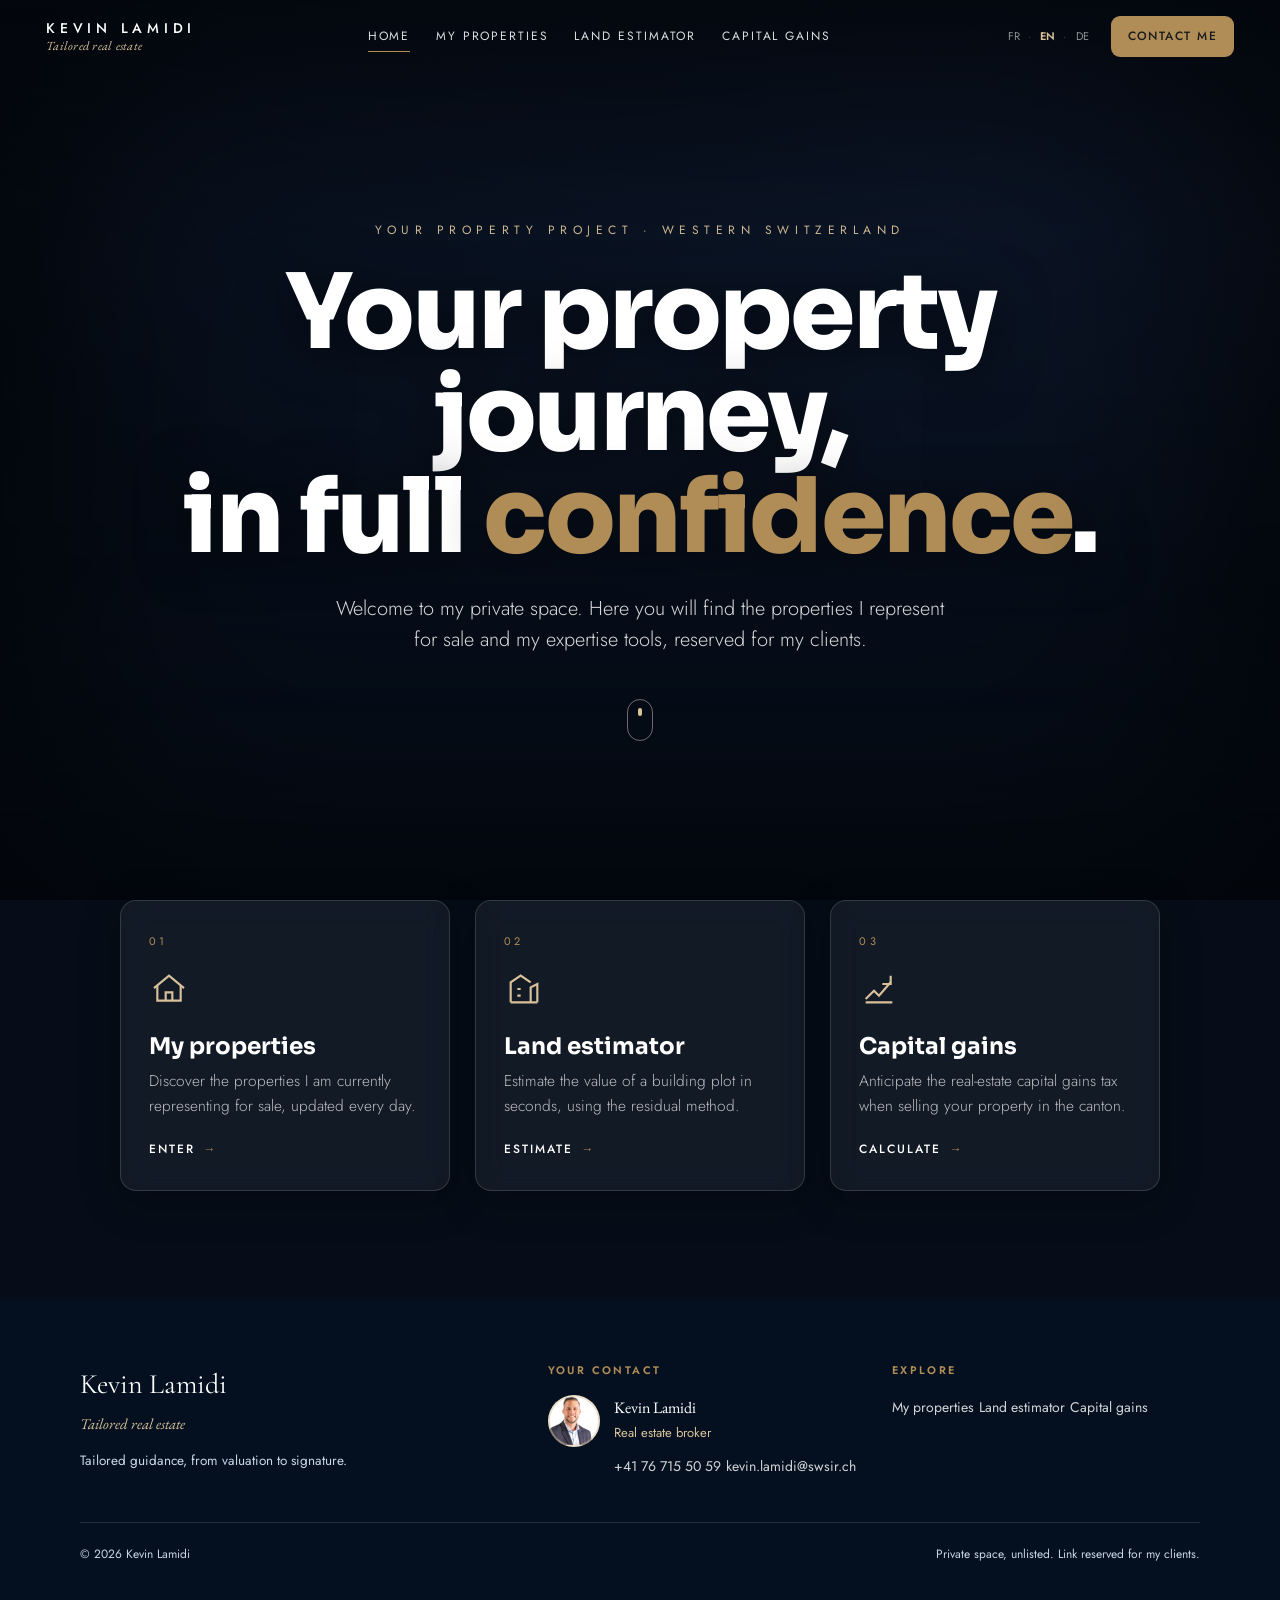
<file: index.html>
<!DOCTYPE html>
<html lang="fr">
<head>
  <meta charset="utf-8" />
  <meta name="viewport" content="width=device-width, initial-scale=1" />
  <meta name="robots" content="noindex, nofollow" />
  <title data-i18n="meta.title">Kevin Lamidi · Immobilier sur mesure</title>
  <link rel="preconnect" href="https://fonts.googleapis.com" />
  <link rel="preconnect" href="https://fonts.gstatic.com" crossorigin />
  <link href="https://fonts.googleapis.com/css2?family=Cormorant+Garamond:ital,wght@0,500;0,600;1,500&family=EB+Garamond:ital,wght@0,400;1,400&family=Jost:wght@300;400;500&family=Sora:wght@400;600;700;800&display=swap" rel="stylesheet" />
  <link rel="stylesheet" href="brand.css" />
</head>
<body class="hub-cine">

  <!-- Fond cinématique : diaporama des biens (rempli par hub.js) -->
  <div class="cine-bg" id="cineBg" aria-hidden="true"></div>
  <div class="cine-overlay" aria-hidden="true"></div>
  <div class="cine-grain" aria-hidden="true"></div>

  <!-- ======================= EN-TÊTE ======================= -->
  <header class="site-header">
    <a class="brand-mark" href="index.html" aria-label="Kevin Lamidi">
      <span class="bm-name">Kevin Lamidi</span>
      <span class="bm-affil" data-i18n="brand.tag">Immobilier sur mesure</span>
    </a>

    <nav class="site-nav" aria-label="Navigation principale">
      <a href="index.html" aria-current="page" data-i18n="nav.home">Accueil</a>
      <a href="biens.html" data-i18n="nav.biens">Mes biens</a>
      <a href="estimateur.html" data-i18n="nav.estim">Estimateur foncier</a>
      <a href="gain/" data-i18n="nav.gain">Gain immobilier</a>
    </nav>

    <div class="header-tools">
      <div class="lang-switch" role="group" aria-label="Langue">
        <button type="button" data-lang="fr">FR</button><span class="sep">·</span>
        <button type="button" data-lang="en">EN</button><span class="sep">·</span>
        <button type="button" data-lang="de">DE</button>
      </div>
      <a class="btn-gold" href="mailto:kevin.lamidi@swsir.ch" data-i18n="nav.contact">Me contacter</a>
    </div>
  </header>

  <!-- ======================= HUB IMMERSIF ======================= -->
  <main class="hub">
    <section class="hub-hero">
      <div class="hub-kicker" data-i18n="hub.kicker">Votre projet immobilier · Suisse romande</div>
      <h1 class="hub-title" data-i18n="hub.title" data-i18n-html>Votre projet immobilier,<br>en toute <em>confiance</em>.</h1>
      <p class="hub-sub" data-i18n="hub.sub">Bienvenue dans mon espace privé. Retrouvez ici mes biens à la vente et mes outils d’expertise, réservés à mes clients.</p>
      <div class="hub-scroll" aria-hidden="true"><span></span></div>
    </section>

    <section class="universes" aria-label="Univers">

      <!-- 1. Mes biens -->
      <article class="universe">
        <div class="universe-body">
          <div class="universe-num">01</div>
          <span class="universe-ico" aria-hidden="true">
            <svg viewBox="0 0 24 24" fill="none" stroke="currentColor" stroke-width="1.3"><path d="M3 11.5 12 4l9 7.5"/><path d="M5 10v9h14v-9"/><path d="M10 19v-5h4v5"/></svg>
          </span>
          <h2 class="universe-title" data-i18n="u.biens.title">Mes biens</h2>
          <p class="universe-desc" data-i18n="u.biens.desc">Découvrez les propriétés que j’accompagne actuellement à la vente, mises à jour chaque jour.</p>
          <span class="universe-cta"><span data-i18n="u.cta.enter">Entrer</span> <span class="arrow">→</span></span>
        </div>
        <a class="universe-link" href="biens.html" aria-label="Mes biens"></a>
      </article>

      <!-- 2. Estimateur foncier -->
      <article class="universe">
        <div class="universe-body">
          <div class="universe-num">02</div>
          <span class="universe-ico" aria-hidden="true">
            <svg viewBox="0 0 24 24" fill="none" stroke="currentColor" stroke-width="1.3"><path d="M4 20h16"/><path d="M4 20V8l6-4 6 4"/><path d="M16 20V11l4-2v11"/><path d="M8 12h2M8 16h2"/></svg>
          </span>
          <h2 class="universe-title" data-i18n="u.estim.title">Estimateur foncier</h2>
          <p class="universe-desc" data-i18n="u.estim.desc">Estimez en quelques secondes la valeur d’un terrain à bâtir, selon la méthode résiduelle.</p>
          <span class="universe-cta"><span data-i18n="u.cta.estimate">Estimer</span> <span class="arrow">→</span></span>
        </div>
        <a class="universe-link" href="estimateur.html" aria-label="Estimateur foncier"></a>
      </article>

      <!-- 3. Gain immobilier -->
      <article class="universe">
        <div class="universe-body">
          <div class="universe-num">03</div>
          <span class="universe-ico" aria-hidden="true">
            <svg viewBox="0 0 24 24" fill="none" stroke="currentColor" stroke-width="1.3"><path d="M4 18l5-5 3 3 7-8"/><path d="M19 4v5h-5"/><path d="M4 20h16"/></svg>
          </span>
          <h2 class="universe-title" data-i18n="u.gain.title">Gain immobilier</h2>
          <p class="universe-desc" data-i18n="u.gain.desc">Anticipez l’impôt sur le gain immobilier lors de la vente de votre bien dans le canton.</p>
          <span class="universe-cta"><span data-i18n="u.cta.calc">Calculer</span> <span class="arrow">→</span></span>
        </div>
        <a class="universe-link" href="gain/" aria-label="Gain immobilier"></a>
      </article>

    </section>
  </main>

  <!-- ======================= PIED DE PAGE ======================= -->
  <footer class="site-footer">
    <div class="footer-grid">
      <div class="footer-brand">
        <div class="fb-name">Kevin Lamidi</div>
        <div class="fb-affil" data-i18n="brand.tag">Immobilier sur mesure</div>
        <p class="fb-tag" data-i18n="foot.tag">Un accompagnement sur mesure, de l’estimation à la signature.</p>
      </div>

      <div class="footer-col">
        <h4 data-i18n="foot.contactTitle">Votre interlocuteur</h4>
        <span class="footer-contact-photo" aria-hidden="true"></span>
        <p style="color:#fff;font-family:var(--serif);font-size:16px;margin-bottom:2px">Kevin Lamidi</p>
        <p data-i18n="foot.role" style="font-size:13px;color:var(--gold-soft)">Courtier en immobilier</p>
        <a href="tel:+41767155059">+41 76 715 50 59</a>
        <a href="mailto:kevin.lamidi@swsir.ch">kevin.lamidi@swsir.ch</a>
      </div>

      <div class="footer-col">
        <h4 data-i18n="foot.exploreTitle">Explorer</h4>
        <a href="biens.html" data-i18n="nav.biens">Mes biens</a>
        <a href="estimateur.html" data-i18n="nav.estim">Estimateur foncier</a>
        <a href="gain/" data-i18n="nav.gain">Gain immobilier</a>
      </div>
    </div>
    <div class="footer-legal">
      <span>© <span id="year">2026</span> Kevin Lamidi</span>
      <span data-i18n="foot.privacy">Espace privé, non référencé. Lien réservé à mes clients.</span>
    </div>
  </footer>

  <script src="i18n.js"></script>
  <script src="hub.js"></script>
  <script>
    document.getElementById('year').textContent = new Date().getFullYear();
    (function () {
      if (window.matchMedia('(prefers-reduced-motion: reduce)').matches) return;
      document.querySelectorAll('.universe').forEach(function (c, i) {
        c.style.animationDelay = (0.35 + i * 0.14) + 's';
        c.classList.add('reveal');
      });
    })();
  </script>
</body>
</html>
</file>
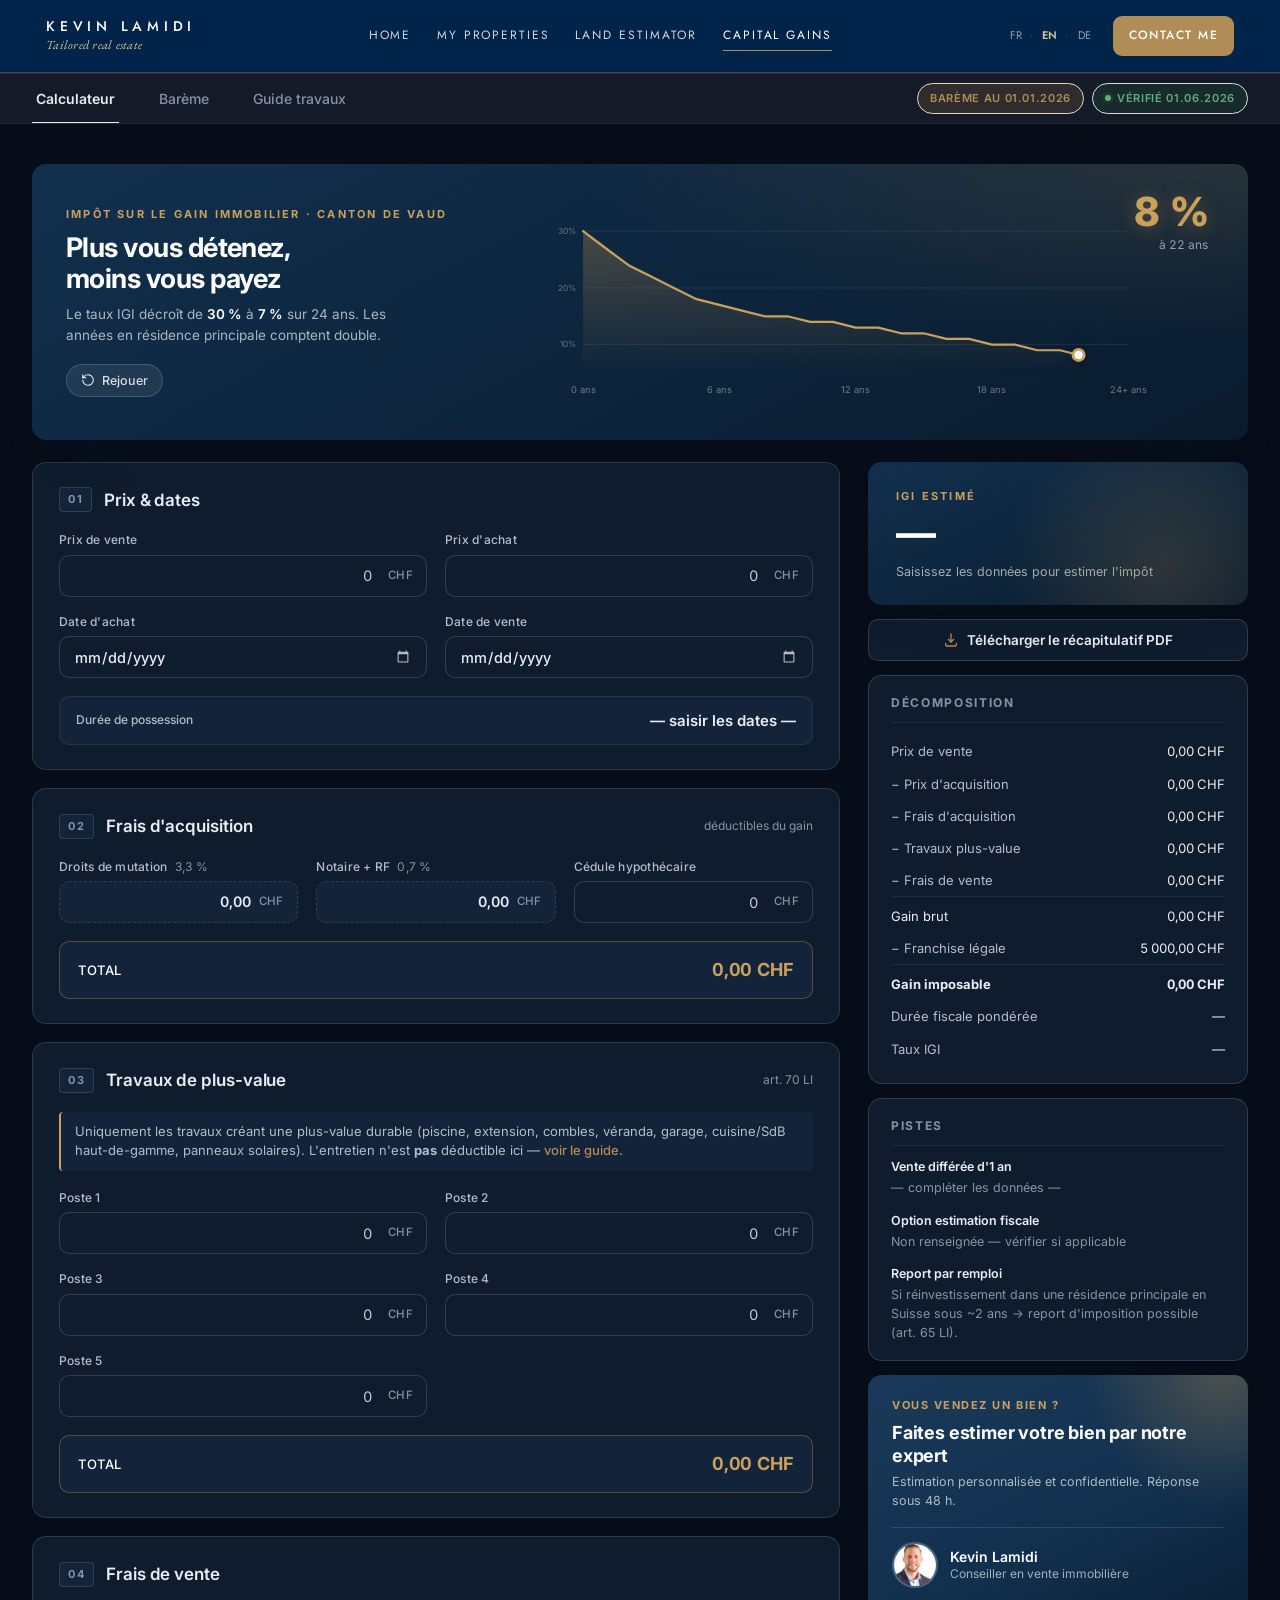
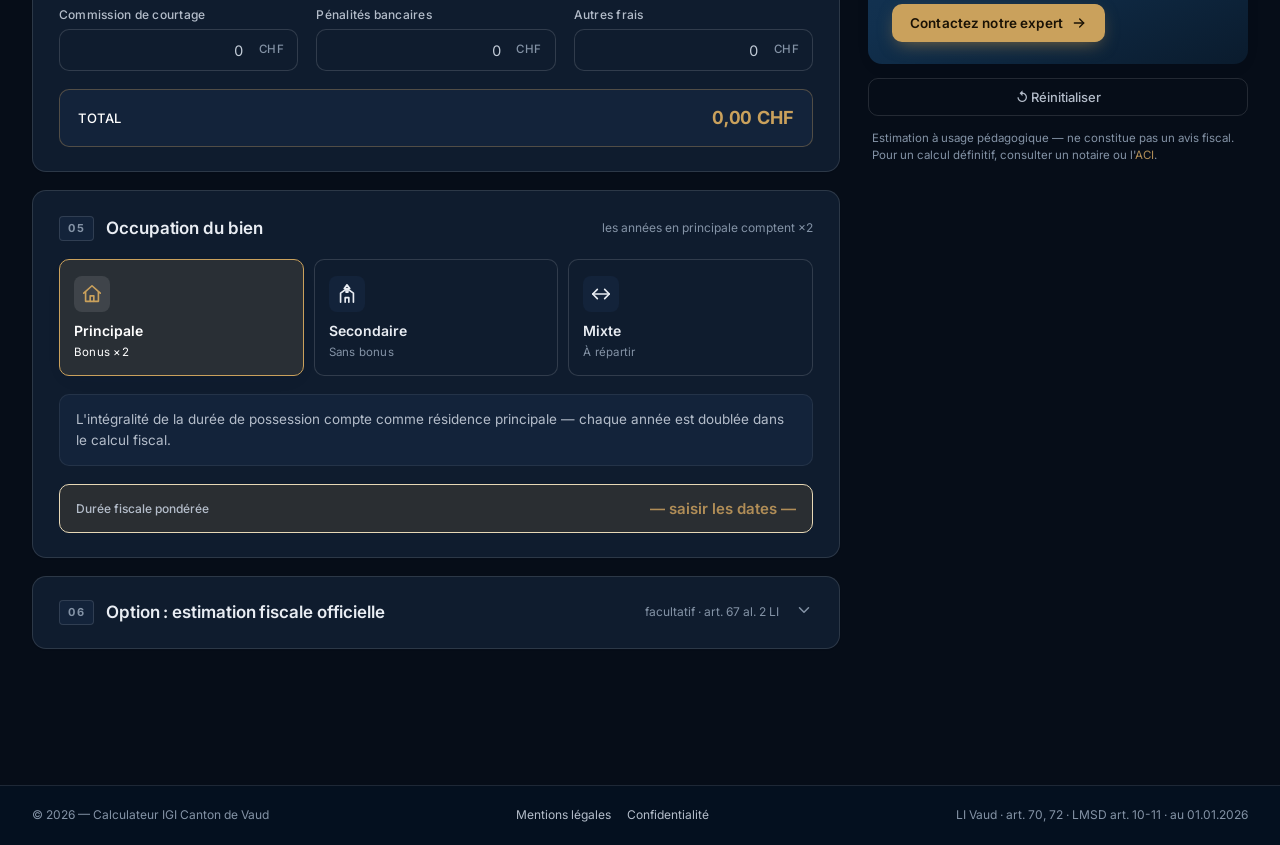
<file: gain/index.html>
<!doctype html>
<html lang="fr">
<head>
<meta charset="utf-8" />
<meta name="viewport" content="width=device-width, initial-scale=1, viewport-fit=cover" />
<meta name="robots" content="noindex, nofollow" />
<title>Calculateur IGI Vaud — Impôt sur le gain immobilier</title>
<meta name="description" content="Estimez en temps réel l'impôt sur le gain immobilier (IGI) du Canton de Vaud — barème art. 72 LI, frais déductibles, travaux de plus-value, optimisations." />
<link rel="preconnect" href="https://fonts.googleapis.com" />
<link rel="preconnect" href="https://fonts.gstatic.com" crossorigin />
<link href="https://fonts.googleapis.com/css2?family=Cormorant+Garamond:wght@500;600&family=Inter:wght@300;400;500;600;700;800&display=swap" rel="stylesheet" />
<link rel="stylesheet" href="styles.css" />
<link rel="stylesheet" href="../portal-header.css" />
<!-- Thème sombre partagé (écran uniquement). L'impression reste claire. -->
<link rel="stylesheet" href="dark.css?v=5" />
</head>
<body>

<header class="pnav">
  <a class="pnav-brand" href="../index.html" aria-label="Kevin Lamidi">
    <span class="pn-name">Kevin Lamidi</span>
    <span class="pn-affil" data-i18n="brand.tag">Immobilier sur mesure</span>
  </a>
  <nav class="pnav-nav" aria-label="Navigation principale">
    <a href="../index.html" data-i18n="nav.home">Accueil</a>
    <a href="../biens.html" data-i18n="nav.biens">Mes biens</a>
    <a href="../estimateur.html" data-i18n="nav.estim">Estimateur foncier</a>
    <a href="index.html" aria-current="page" data-i18n="nav.gain">Gain immobilier</a>
  </nav>
  <div class="pnav-tools">
    <div class="lang-switch" role="group" aria-label="Langue">
      <button type="button" data-lang="fr">FR</button><span class="sep">·</span>
      <button type="button" data-lang="en">EN</button><span class="sep">·</span>
      <button type="button" data-lang="de">DE</button>
    </div>
    <a class="pnav-contact" href="mailto:kevin.lamidi@swsir.ch" data-i18n="nav.contact">Me contacter</a>
  </div>
</header>

<header class="site-header">
  <!-- Bandeau supérieur — même style que l'estimation foncière -->

  <nav class="tabs" role="tablist" aria-label="Sections">
    <div class="wrap tabs-wrap">
      <button class="tab is-active" role="tab" aria-selected="true" data-tab="calculateur">
        <span class="tab-label">Calculateur</span>
      </button>
      <button class="tab" role="tab" aria-selected="false" data-tab="bareme">
        <span class="tab-label">Barème</span>
      </button>
      <button class="tab" role="tab" aria-selected="false" data-tab="guide">
        <span class="tab-label">Guide travaux</span>
      </button>
      <div class="tabs-badges">
        <span class="badge">Barème au 01.01.2026</span>
        <span class="badge-check" id="lastVerifiedBadge" title="Vérification automatique mensuelle des sources officielles">
          <span class="check-dot"></span><span id="lastVerifiedDate">—</span>
        </span>
      </div>
    </div>
  </nav>
</header>

<main class="wrap main-content">

  <!-- ====== CALCULATEUR ====== -->
  <section class="panel is-active" id="panel-calculateur" role="tabpanel">

    <!-- Bannière animée : le temps réduit l'impôt -->
    <section class="hero-tl" id="heroTL" aria-label="Le taux IGI décroît avec la durée de détention">
      <div class="hero-tl-copy">
        <div class="hero-tl-eyebrow">Impôt sur le gain immobilier · Canton de Vaud</div>
        <h2 class="hero-tl-title">Plus vous détenez,<br />moins vous payez</h2>
        <p class="hero-tl-sub">Le taux IGI décroît de <strong>30 %</strong> à <strong>7 %</strong> sur 24 ans. Les années en résidence principale comptent double.</p>
        <button class="hero-tl-replay" id="heroReplay" type="button">
          <svg viewBox="0 0 24 24" width="14" height="14" fill="none" stroke="currentColor" stroke-width="2" stroke-linecap="round" stroke-linejoin="round"><path d="M3 12a9 9 0 1 0 3-6.7L3 8"/><path d="M3 3v5h5"/></svg>
          Rejouer
        </button>
      </div>
      <div class="hero-tl-viz">
        <div class="hero-tl-readout">
          <span class="hero-tl-rate" id="heroRate">30 %</span>
          <span class="hero-tl-year">à <span id="heroYear">0</span> <span id="heroYearUnit">an</span></span>
        </div>
        <svg id="heroChart" viewBox="0 0 720 220" preserveAspectRatio="xMidYMid meet" role="img"></svg>
      </div>
    </section>

    <div class="layout">
      <!-- ============ FORM ============ -->
      <div class="form-col">

        <!-- 1. Données de base -->
        <section class="card">
          <header class="card-head">
            <span class="card-step">01</span>
            <h2 class="card-title">Prix &amp; dates</h2>
          </header>
          <div class="grid grid-2">
            <label class="field">
              <span class="field-label">Prix de vente</span>
              <div class="input-wrap"><input type="text" inputmode="numeric" data-input="prixVente" placeholder="0" class="num" /><span class="input-suffix">CHF</span></div>
            </label>
            <label class="field">
              <span class="field-label">Prix d'achat</span>
              <div class="input-wrap"><input type="text" inputmode="numeric" data-input="prixAchat" placeholder="0" class="num" /><span class="input-suffix">CHF</span></div>
            </label>
            <label class="field">
              <span class="field-label">Date d'achat</span>
              <input type="date" data-input="dateAchat" />
            </label>
            <label class="field">
              <span class="field-label">Date de vente</span>
              <input type="date" data-input="dateVente" />
            </label>
          </div>
          <div class="pill">
            <span class="pill-label">Durée de possession</span>
            <span class="pill-value" data-out="dureeReelle">— saisir les dates —</span>
          </div>
        </section>

        <!-- 2. Frais d'acquisition -->
        <section class="card">
          <header class="card-head">
            <span class="card-step">02</span>
            <h2 class="card-title">Frais d'acquisition</h2>
            <span class="card-hint">déductibles du gain</span>
          </header>
          <div class="grid grid-3">
            <div class="field auto">
              <span class="field-label">Droits de mutation <em>3,3 %</em></span>
              <div class="readout-inline"><span data-out="droitsMutation">0,00</span><span class="suffix">CHF</span></div>
            </div>
            <div class="field auto">
              <span class="field-label">Notaire + RF <em>0,7 %</em></span>
              <div class="readout-inline"><span data-out="fraisNotaire">0,00</span><span class="suffix">CHF</span></div>
            </div>
            <label class="field">
              <span class="field-label">Cédule hypothécaire</span>
              <div class="input-wrap"><input type="text" inputmode="numeric" data-input="cedule" placeholder="0" class="num" /><span class="input-suffix">CHF</span></div>
            </label>
          </div>
          <div class="card-total">
            <span>Total</span>
            <strong><span data-out="totalAcq">0,00</span> CHF</strong>
          </div>
        </section>

        <!-- 3. Travaux -->
        <section class="card">
          <header class="card-head">
            <span class="card-step">03</span>
            <h2 class="card-title">Travaux de plus-value</h2>
            <span class="card-hint">art. 70 LI</span>
          </header>
          <p class="card-help">Uniquement les travaux créant une plus-value durable (piscine, extension, combles, véranda, garage, cuisine/SdB haut-de-gamme, panneaux solaires). L'entretien n'est <strong>pas</strong> déductible ici — <a href="#" data-goto="guide">voir le guide</a>.</p>
          <div class="grid grid-2">
            <label class="field"><span class="field-label">Poste 1</span><div class="input-wrap"><input type="text" inputmode="numeric" data-input="t1" placeholder="0" class="num" /><span class="input-suffix">CHF</span></div></label>
            <label class="field"><span class="field-label">Poste 2</span><div class="input-wrap"><input type="text" inputmode="numeric" data-input="t2" placeholder="0" class="num" /><span class="input-suffix">CHF</span></div></label>
            <label class="field"><span class="field-label">Poste 3</span><div class="input-wrap"><input type="text" inputmode="numeric" data-input="t3" placeholder="0" class="num" /><span class="input-suffix">CHF</span></div></label>
            <label class="field"><span class="field-label">Poste 4</span><div class="input-wrap"><input type="text" inputmode="numeric" data-input="t4" placeholder="0" class="num" /><span class="input-suffix">CHF</span></div></label>
            <label class="field"><span class="field-label">Poste 5</span><div class="input-wrap"><input type="text" inputmode="numeric" data-input="t5" placeholder="0" class="num" /><span class="input-suffix">CHF</span></div></label>
          </div>
          <div class="card-total">
            <span>Total</span>
            <strong><span data-out="totalTravaux">0,00</span> CHF</strong>
          </div>
        </section>

        <!-- 4. Frais de vente -->
        <section class="card">
          <header class="card-head">
            <span class="card-step">04</span>
            <h2 class="card-title">Frais de vente</h2>
          </header>
          <div class="grid grid-3">
            <label class="field"><span class="field-label">Commission de courtage</span><div class="input-wrap"><input type="text" inputmode="numeric" data-input="courtage" placeholder="0" class="num" /><span class="input-suffix">CHF</span></div></label>
            <label class="field"><span class="field-label">Pénalités bancaires</span><div class="input-wrap"><input type="text" inputmode="numeric" data-input="penalites" placeholder="0" class="num" /><span class="input-suffix">CHF</span></div></label>
            <label class="field"><span class="field-label">Autres frais</span><div class="input-wrap"><input type="text" inputmode="numeric" data-input="autresVente" placeholder="0" class="num" /><span class="input-suffix">CHF</span></div></label>
          </div>
          <div class="card-total">
            <span>Total</span>
            <strong><span data-out="totalVente">0,00</span> CHF</strong>
          </div>
        </section>

        <!-- 5. Occupation -->
        <section class="card">
          <header class="card-head">
            <span class="card-step">05</span>
            <h2 class="card-title">Occupation du bien</h2>
            <span class="card-hint">les années en principale comptent ×2</span>
          </header>

          <div class="occ-choice" role="radiogroup" aria-label="Type d'occupation">
            <button type="button" class="occ-btn is-active" data-occ="1">
              <span class="occ-icon" aria-hidden="true">
                <svg viewBox="0 0 24 24" width="22" height="22" fill="none" stroke="currentColor" stroke-width="1.8" stroke-linecap="round" stroke-linejoin="round"><path d="M3 11l9-8 9 8"/><path d="M5 10v10h14V10"/><path d="M10 20v-6h4v6"/></svg>
              </span>
              <span class="occ-name">Principale</span>
              <span class="occ-meta">Bonus ×2</span>
            </button>
            <button type="button" class="occ-btn" data-occ="2">
              <span class="occ-icon" aria-hidden="true">
                <svg viewBox="0 0 24 24" width="22" height="22" fill="none" stroke="currentColor" stroke-width="1.8" stroke-linecap="round" stroke-linejoin="round"><path d="M12 2l3 4h-2v4h-2V6H9z"/><path d="M5 21V11l7-5 7 5v10"/><path d="M10 21v-5h4v5"/></svg>
              </span>
              <span class="occ-name">Secondaire</span>
              <span class="occ-meta">Sans bonus</span>
            </button>
            <button type="button" class="occ-btn" data-occ="3">
              <span class="occ-icon" aria-hidden="true">
                <svg viewBox="0 0 24 24" width="22" height="22" fill="none" stroke="currentColor" stroke-width="1.8" stroke-linecap="round" stroke-linejoin="round"><path d="M3 12h18"/><path d="M16 7l5 5-5 5"/><path d="M8 17l-5-5 5-5"/></svg>
              </span>
              <span class="occ-name">Mixte</span>
              <span class="occ-meta">À répartir</span>
            </button>
          </div>

          <!-- Détail dynamique selon le mode -->
          <div class="occ-detail" data-occ-state="1">
            <p class="occ-explain">L'intégralité de la durée de possession compte comme résidence principale — chaque année est doublée dans le calcul fiscal.</p>
          </div>

          <div class="occ-detail" data-occ-state="2" hidden>
            <p class="occ-explain">Aucun bonus de résidence principale appliqué. La durée fiscale égale la durée réelle.</p>
          </div>

          <div class="occ-detail" data-occ-state="3" hidden>
            <div class="slider-block" id="mixSlider">
              <div class="slider-prompt">
                Sur vos <strong data-out="totalYearsLabel">— ans</strong>, combien en résidence principale ?
              </div>
              <div class="slider-track-wrap">
                <input type="range" min="0" max="99" value="0" step="1" data-input="ansPrincipaleSlider" id="ansSlider" />
              </div>
              <div class="slider-readout">
                <div class="slider-leg principale"><span class="leg-num" data-out="legPrincipale">0</span><span class="leg-lbl">en principale (×2)</span></div>
                <div class="slider-leg secondaire"><span class="leg-num" data-out="legSecondaire">0</span><span class="leg-lbl">en secondaire</span></div>
              </div>
            </div>
          </div>

          <div class="pill highlight">
            <span class="pill-label">Durée fiscale pondérée</span>
            <span class="pill-value" data-out="dureePonderee">— saisir les dates —</span>
          </div>
        </section>

        <!-- 6. Option estimation fiscale (repliable) -->
        <details class="card collapsible">
          <summary class="card-head">
            <span class="card-step">06</span>
            <h2 class="card-title">Option : estimation fiscale officielle</h2>
            <span class="card-hint">facultatif · art. 67 al. 2 LI</span>
            <span class="chev" aria-hidden="true">
              <svg viewBox="0 0 24 24" width="18" height="18" fill="none" stroke="currentColor" stroke-width="2" stroke-linecap="round" stroke-linejoin="round"><path d="M6 9l6 6 6-6"/></svg>
            </span>
          </summary>
          <p class="card-help">Si l'estimation fiscale officielle a été notifiée <strong>après</strong> votre achat et est en vigueur depuis <strong>≥ 10 ans</strong>, et qu'elle dépasse votre prix d'achat, elle s'y substitue.</p>
          <div class="grid grid-2">
            <label class="field">
              <span class="field-label">Valeur de l'estimation</span>
              <div class="input-wrap"><input type="text" inputmode="numeric" data-input="estimFiscale" placeholder="0" class="num" /><span class="input-suffix">CHF</span></div>
            </label>
            <label class="field">
              <span class="field-label">Date de notification</span>
              <input type="date" data-input="dateEstim" />
            </label>
          </div>
          <div class="pill-row">
            <div class="pill"><span class="pill-label">Éligibilité</span><span class="pill-value" data-out="eligEstim">Non applicable</span></div>
            <div class="pill highlight"><span class="pill-label">Prix d'acquisition retenu</span><span class="pill-value"><span data-out="prixRetenu">0,00</span> CHF</span></div>
          </div>
        </details>

      </div><!-- /.form-col -->

      <!-- ============ RESULTS ============ -->
      <aside class="result-col">
        <div class="result-sticky">

          <div class="result-hero">
            <div class="result-eyebrow">IGI estimé</div>
            <div class="result-amount"><span data-out="igi">—</span></div>
            <div class="result-foot" data-out="igiSub">Saisissez les données pour estimer l'impôt</div>
          </div>

          <button class="pdf-btn" type="button" id="pdfBtn">
            <svg viewBox="0 0 24 24" width="16" height="16" fill="none" stroke="currentColor" stroke-width="2" stroke-linecap="round" stroke-linejoin="round"><path d="M12 3v12"/><path d="M8 11l4 4 4-4"/><path d="M4 17v2a2 2 0 0 0 2 2h12a2 2 0 0 0 2-2v-2"/></svg>
            Télécharger le récapitulatif PDF
          </button>

          <div class="result-card">
            <h3 class="result-title">Décomposition</h3>
            <table class="kv">
              <tbody>
                <tr><td>Prix de vente</td><td class="num"><span data-out="kvVente">0,00</span> CHF</td></tr>
                <tr><td>− Prix d'acquisition</td><td class="num"><span data-out="kvAcq">0,00</span> CHF</td></tr>
                <tr><td>− Frais d'acquisition</td><td class="num"><span data-out="kvFraisAcq">0,00</span> CHF</td></tr>
                <tr><td>− Travaux plus-value</td><td class="num"><span data-out="kvTravaux">0,00</span> CHF</td></tr>
                <tr><td>− Frais de vente</td><td class="num"><span data-out="kvFraisVente">0,00</span> CHF</td></tr>
                <tr class="sep"><td>Gain brut</td><td class="num"><span data-out="kvBrut">0,00</span> CHF</td></tr>
                <tr><td>− Franchise légale</td><td class="num">5 000,00 CHF</td></tr>
                <tr class="sep"><td><strong>Gain imposable</strong></td><td class="num"><strong><span data-out="kvNet">0,00</span> CHF</strong></td></tr>
                <tr><td>Durée fiscale pondérée</td><td class="num"><span data-out="kvDuree">—</span></td></tr>
                <tr><td>Taux IGI</td><td class="num"><span data-out="kvTaux">—</span></td></tr>
              </tbody>
            </table>
          </div>

          <div class="result-card tips-card">
            <h3 class="result-title">Pistes</h3>
            <ul class="tips">
              <li><strong>Vente différée d'1 an</strong><div data-out="tipDiffere">— compléter les données —</div></li>
              <li><strong>Option estimation fiscale</strong><div data-out="tipEstim">Non renseignée</div></li>
              <li><strong>Report par remploi</strong><div>Si réinvestissement dans une résidence principale en Suisse sous ~2 ans → report d'imposition possible (art. 65 LI).</div></li>
            </ul>
          </div>

          <!-- CTA contact -->
          <div class="cta-card">
            <div class="cta-glow" aria-hidden="true"></div>
            <div class="cta-body">
              <div class="cta-kicker">Vous vendez un bien ?</div>
              <h3 class="cta-title">Faites estimer votre bien par notre expert</h3>
              <p class="cta-sub">Estimation personnalisée et confidentielle. Réponse sous 48 h.</p>

              <div class="expert-mini">
                <img class="expert-photo" id="expertPhotoCta" src="assets/expert.jpg" alt="" onerror="this.classList.add('is-fallback');this.removeAttribute('src')" />
                <div class="expert-id">
                  <span class="expert-name" data-expert-name>Kevin Lamidi</span>
                  <span class="expert-role" data-expert-role>Conseiller en vente immobilière</span>
                </div>
              </div>

              <button class="cta-btn" type="button" id="ctaOpen">
                Contactez notre expert
                <svg viewBox="0 0 24 24" width="16" height="16" fill="none" stroke="currentColor" stroke-width="2" stroke-linecap="round" stroke-linejoin="round"><path d="M5 12h14"/><path d="M13 6l6 6-6 6"/></svg>
              </button>
            </div>
          </div>

          <button class="reset-btn" type="button" id="resetBtn">↺ Réinitialiser</button>

          <p class="disclaimer">Estimation à usage pédagogique — ne constitue pas un avis fiscal. Pour un calcul définitif, consulter un notaire ou l'<a href="https://www.vd.ch" target="_blank" rel="noopener">ACI</a>.</p>

        </div>
      </aside>

    </div>
  </section>

  <!-- ====== BARÈME ====== -->
  <section class="panel" id="panel-bareme" role="tabpanel" hidden>
    <div class="panel-intro">
      <h1 class="panel-title">Barème IGI</h1>
      <p class="panel-sub">Au 01.01.2026 — art. 72 LI Vaud. Les années d'occupation personnelle prouvée comptent double (art. 72 al. 4 LI).</p>
    </div>

    <div class="bareme-wrap">
      <table class="bareme-table" id="baremeTable">
        <thead>
          <tr><th>Années</th><th>Tranche</th><th>Taux</th></tr>
        </thead>
        <tbody></tbody>
      </table>

      <div class="bareme-side">
        <div class="bareme-chart">
          <div class="chart-title">Décroissance du taux</div>
          <svg viewBox="0 0 600 220" preserveAspectRatio="none" id="rateChart"></svg>
        </div>
        <div class="bareme-source">
          Source : <a href="https://prestations.vd.ch/pub/blv-publication/actes/consolide/642.11" target="_blank" rel="noopener">art. 72 LI Vaud</a> · barème stable depuis 2001.
        </div>
      </div>
    </div>
  </section>

  <!-- ====== GUIDE TRAVAUX ====== -->
  <section class="panel" id="panel-guide" role="tabpanel" hidden>
    <div class="panel-intro">
      <h1 class="panel-title">Travaux : plus-value ou entretien ?</h1>
      <p class="panel-sub">Art. 70 LI Vaud. La frontière est appréciée au cas par cas par l'ACI — conservez factures et photos avant/après.</p>
    </div>

    <div class="guide-toolbar">
      <div class="search-wrap">
        <svg viewBox="0 0 24 24" width="16" height="16" fill="none" stroke="currentColor" stroke-width="2" stroke-linecap="round" stroke-linejoin="round"><circle cx="11" cy="11" r="7"/><path d="M21 21l-4.3-4.3"/></svg>
        <input type="search" id="guideSearch" placeholder="Rechercher (piscine, peinture, toiture…)" />
      </div>
      <div class="filter-chips" role="tablist">
        <button class="chip is-active" data-filter="all">Tout</button>
        <button class="chip" data-filter="yes">Déductible IGI</button>
        <button class="chip" data-filter="no">Non déductible</button>
      </div>
    </div>

    <div class="guide-list-unified" id="guideList"></div>

    <p class="guide-source">
      Si l'ACI a refusé une dépense en entretien (revenu), le solde non admis devient une impense déductible à la revente.
    </p>
  </section>

</main>

<footer class="site-footer">
  <div class="wrap footer-wrap">
    <div>© 2026 — Calculateur IGI Canton de Vaud</div>
    <nav class="footer-links">
      <a href="mentions-legales.html">Mentions légales</a>
      <a href="confidentialite.html">Confidentialité</a>
    </nav>
    <div class="footer-meta">LI Vaud · art. 70, 72 · LMSD art. 10-11 · au 01.01.2026</div>
  </div>
</footer>

<!-- ====== MODALE CONTACT ====== -->
<div class="modal-overlay" id="contactModal" hidden>
  <div class="modal" role="dialog" aria-modal="true" aria-labelledby="modalTitle">
    <button class="modal-close" id="modalClose" type="button" aria-label="Fermer">
      <svg viewBox="0 0 24 24" width="20" height="20" fill="none" stroke="currentColor" stroke-width="2" stroke-linecap="round"><path d="M6 6l12 12M18 6L6 18"/></svg>
    </button>

    <div class="modal-head">
      <div class="modal-expert">
        <img class="expert-photo lg" id="expertPhotoModal" src="assets/expert.jpg" alt="" onerror="this.classList.add('is-fallback');this.removeAttribute('src')" />
        <div class="expert-id">
          <div class="modal-kicker">Votre interlocuteur</div>
          <span class="expert-name" data-expert-name>Kevin Lamidi</span>
          <span class="expert-role" data-expert-role>Conseiller en vente immobilière</span>
        </div>
      </div>
      <h2 id="modalTitle" class="modal-title">Contactez notre expert</h2>
      <p class="modal-sub">Laissez vos coordonnées, je vous recontacte sous 48 h pour une estimation personnalisée et confidentielle.</p>
    </div>

    <form id="contactForm" class="contact-form" novalidate>
      <!-- Web3Forms -->
      <input type="hidden" name="access_key" id="web3formsKey" value="" />
      <input type="hidden" name="subject" value="Nouvelle demande d'estimation — Calculateur IGI Vaud" />
      <input type="hidden" name="from_name" value="Calculateur IGI Vaud" />
      <!-- anti-spam honeypot -->
      <input type="checkbox" name="botcheck" class="hp" tabindex="-1" autocomplete="off" aria-hidden="true" />

      <div class="cf-field">
        <label for="cfName">Nom <span class="req">*</span></label>
        <input id="cfName" name="name" type="text" autocomplete="name" required placeholder="Prénom et nom" />
      </div>
      <div class="cf-row">
        <div class="cf-field">
          <label for="cfEmail">E-mail <span class="req">*</span></label>
          <input id="cfEmail" name="email" type="email" autocomplete="email" required placeholder="vous@exemple.ch" />
        </div>
        <div class="cf-field">
          <label for="cfPhone">Téléphone</label>
          <input id="cfPhone" name="phone" type="tel" autocomplete="tel" placeholder="+41 …" />
        </div>
      </div>
      <div class="cf-field">
        <label for="cfBien">Bien à estimer</label>
        <textarea id="cfBien" name="bien" rows="3" placeholder="Type de bien, commune, surface, particularités…"></textarea>
      </div>

      <button type="submit" class="cf-submit" id="cfSubmit">Envoyer ma demande</button>
      <div class="cf-status" id="cfStatus" role="status" aria-live="polite"></div>
      <p class="cf-privacy">Vos données ne servent qu'à vous recontacter. Aucune transmission à des tiers.</p>
    </form>
  </div>
</div>

<!-- Récapitulatif PDF (caché à l'écran, visible à l'impression) -->
<div class="pdf-report" id="pdfReport" aria-hidden="true"></div>

<script src="app.js?v=2"></script>
<script src="../i18n.js"></script>
</body>
</html>
</file>
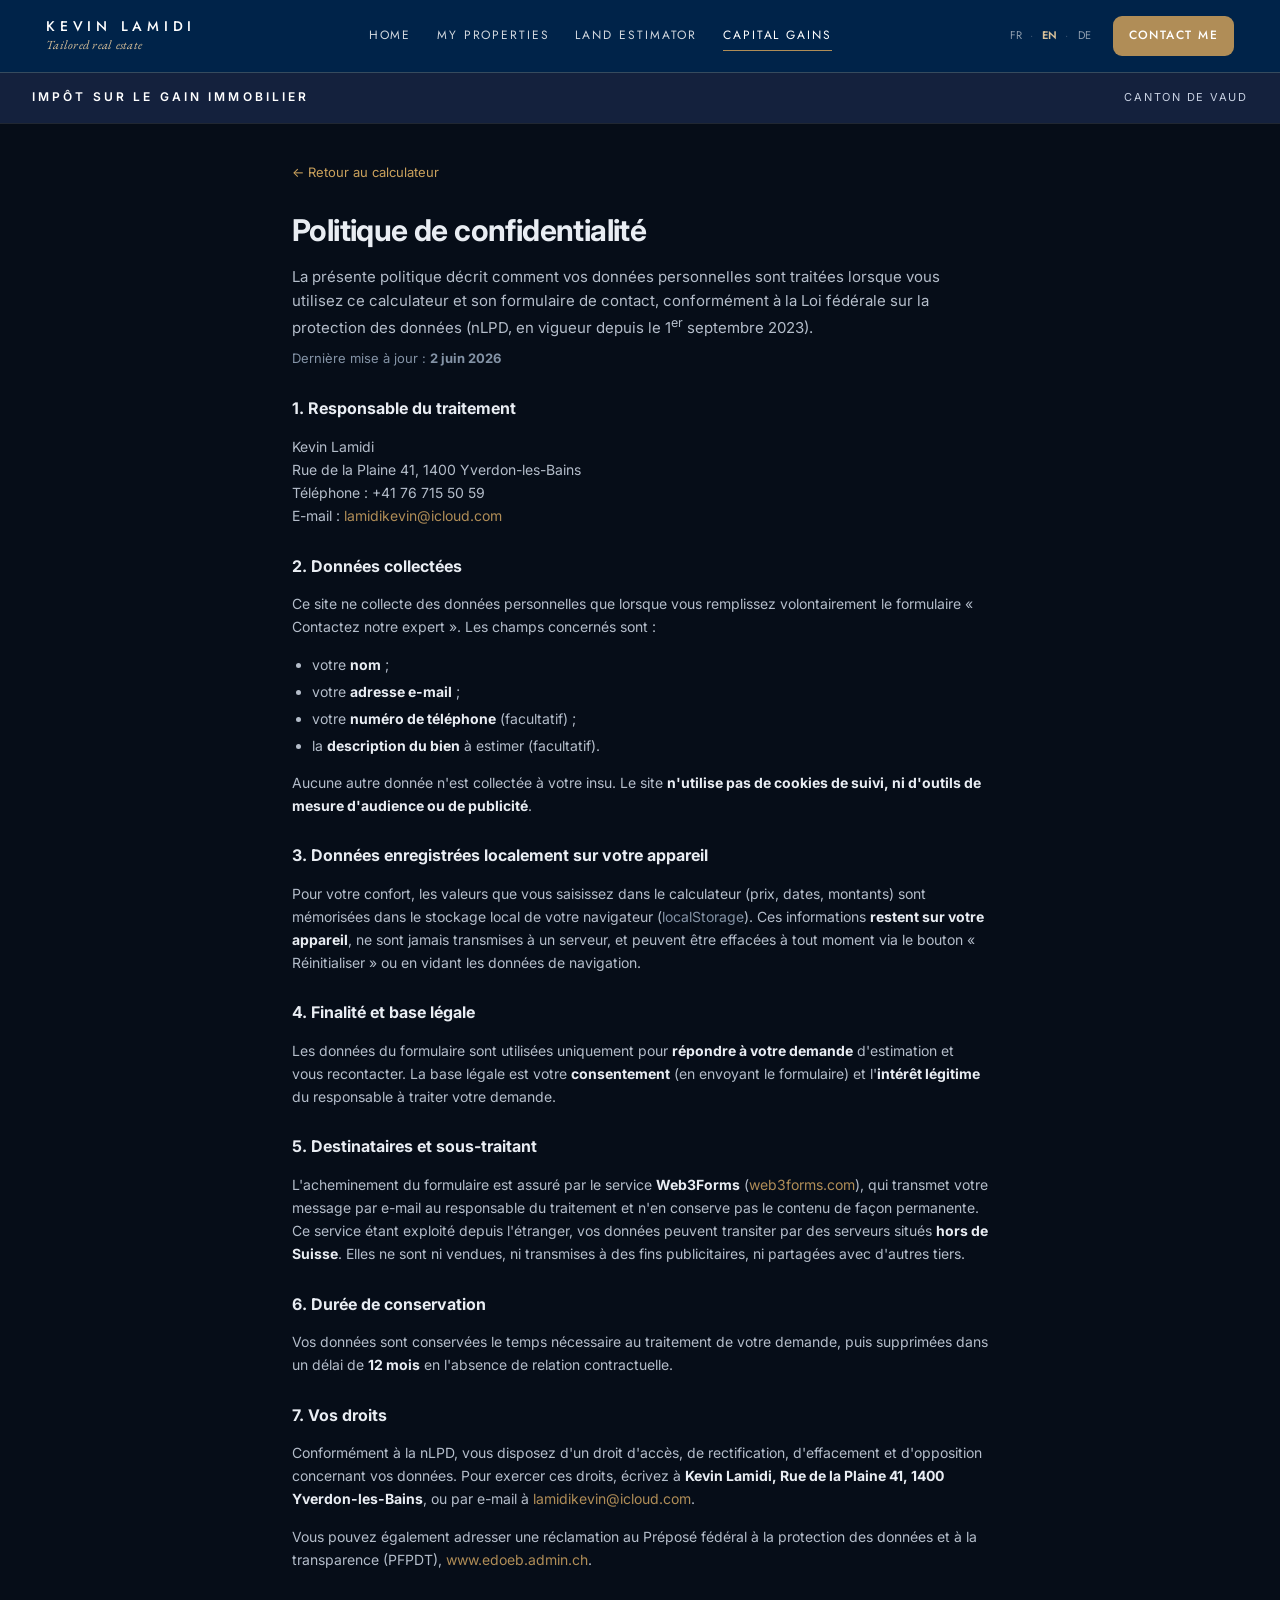
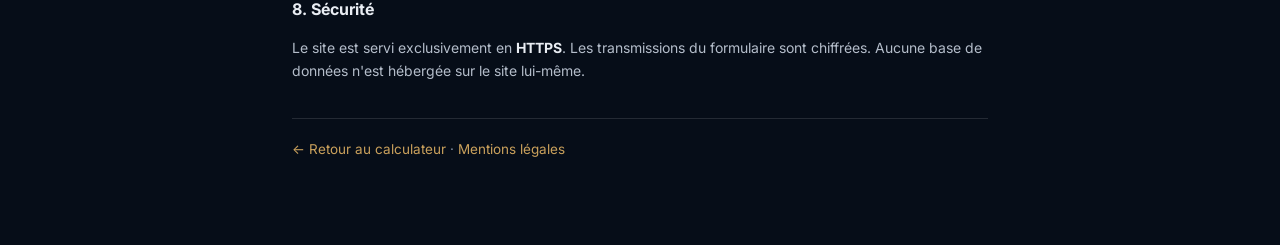
<file: gain/confidentialite.html>
<!doctype html>
<html lang="fr">
<head>
<meta charset="utf-8" />
<meta name="viewport" content="width=device-width, initial-scale=1, viewport-fit=cover" />
<title>Politique de confidentialité — Calculateur IGI Vaud</title>
<meta name="robots" content="noindex" />
<link rel="preconnect" href="https://fonts.googleapis.com" />
<link rel="preconnect" href="https://fonts.gstatic.com" crossorigin />
<link href="https://fonts.googleapis.com/css2?family=Inter:wght@300;400;500;600;700;800&display=swap" rel="stylesheet" />
<link rel="stylesheet" href="styles.css" />
<link rel="stylesheet" href="../portal-header.css" />
<link rel="stylesheet" href="dark.css" />
</head>
<body>

<header class="pnav">
  <a class="pnav-brand" href="../index.html" aria-label="Kevin Lamidi">
    <span class="pn-name">Kevin Lamidi</span>
    <span class="pn-affil" data-i18n="brand.tag">Immobilier sur mesure</span>
  </a>
  <nav class="pnav-nav" aria-label="Navigation principale">
    <a href="../index.html" data-i18n="nav.home">Accueil</a>
    <a href="../biens.html" data-i18n="nav.biens">Mes biens</a>
    <a href="../estimateur.html" data-i18n="nav.estim">Estimateur foncier</a>
    <a href="index.html" aria-current="page" data-i18n="nav.gain">Gain immobilier</a>
  </nav>
  <div class="pnav-tools">
    <div class="lang-switch" role="group" aria-label="Langue">
      <button type="button" data-lang="fr">FR</button><span class="sep">·</span>
      <button type="button" data-lang="en">EN</button><span class="sep">·</span>
      <button type="button" data-lang="de">DE</button>
    </div>
    <a class="pnav-contact" href="mailto:kevin.lamidi@swsir.ch" data-i18n="nav.contact">Me contacter</a>
  </div>
</header>

<header class="site-header">
  <div class="topbar">
    <div class="topbar-inner wrap">
      <div class="topbar-brand">Impôt sur le gain immobilier</div>
      <div class="topbar-meta">Canton de Vaud</div>
    </div>
  </div>
</header>

<main class="wrap legal-wrap">
  <a class="legal-back" href="index.html">← Retour au calculateur</a>

  <h1 class="legal-h1">Politique de confidentialité</h1>
  <p class="legal-lead">La présente politique décrit comment vos données personnelles sont traitées lorsque vous utilisez ce calculateur et son formulaire de contact, conformément à la Loi fédérale sur la protection des données (nLPD, en vigueur depuis le 1<sup>er</sup> septembre 2023).</p>
  <p class="legal-updated">Dernière mise à jour : <strong>2 juin 2026</strong></p>

  <section class="legal-sec">
    <h2>1. Responsable du traitement</h2>
    <p>
      Kevin Lamidi<br />
      Rue de la Plaine 41, 1400 Yverdon-les-Bains<br />
      Téléphone : +41 76 715 50 59<br />
      E-mail : <a href="mailto:lamidikevin@icloud.com">lamidikevin@icloud.com</a>
    </p>
  </section>

  <section class="legal-sec">
    <h2>2. Données collectées</h2>
    <p>Ce site ne collecte des données personnelles que lorsque vous remplissez volontairement le formulaire « Contactez notre expert ». Les champs concernés sont :</p>
    <ul>
      <li>votre <strong>nom</strong> ;</li>
      <li>votre <strong>adresse e-mail</strong> ;</li>
      <li>votre <strong>numéro de téléphone</strong> (facultatif) ;</li>
      <li>la <strong>description du bien</strong> à estimer (facultatif).</li>
    </ul>
    <p>Aucune autre donnée n'est collectée à votre insu. Le site <strong>n'utilise pas de cookies de suivi, ni d'outils de mesure d'audience ou de publicité</strong>.</p>
  </section>

  <section class="legal-sec">
    <h2>3. Données enregistrées localement sur votre appareil</h2>
    <p>Pour votre confort, les valeurs que vous saisissez dans le calculateur (prix, dates, montants) sont mémorisées dans le stockage local de votre navigateur (<em>localStorage</em>). Ces informations <strong>restent sur votre appareil</strong>, ne sont jamais transmises à un serveur, et peuvent être effacées à tout moment via le bouton « Réinitialiser » ou en vidant les données de navigation.</p>
  </section>

  <section class="legal-sec">
    <h2>4. Finalité et base légale</h2>
    <p>Les données du formulaire sont utilisées uniquement pour <strong>répondre à votre demande</strong> d'estimation et vous recontacter. La base légale est votre <strong>consentement</strong> (en envoyant le formulaire) et l'<strong>intérêt légitime</strong> du responsable à traiter votre demande.</p>
  </section>

  <section class="legal-sec">
    <h2>5. Destinataires et sous-traitant</h2>
    <p>L'acheminement du formulaire est assuré par le service <strong>Web3Forms</strong> (<a href="https://web3forms.com" target="_blank" rel="noopener">web3forms.com</a>), qui transmet votre message par e-mail au responsable du traitement et n'en conserve pas le contenu de façon permanente. Ce service étant exploité depuis l'étranger, vos données peuvent transiter par des serveurs situés <strong>hors de Suisse</strong>. Elles ne sont ni vendues, ni transmises à des fins publicitaires, ni partagées avec d'autres tiers.</p>
  </section>

  <section class="legal-sec">
    <h2>6. Durée de conservation</h2>
    <p>Vos données sont conservées le temps nécessaire au traitement de votre demande, puis supprimées dans un délai de <strong>12 mois</strong> en l'absence de relation contractuelle.</p>
  </section>

  <section class="legal-sec">
    <h2>7. Vos droits</h2>
    <p>Conformément à la nLPD, vous disposez d'un droit d'accès, de rectification, d'effacement et d'opposition concernant vos données. Pour exercer ces droits, écrivez à <strong>Kevin Lamidi, Rue de la Plaine 41, 1400 Yverdon-les-Bains</strong>, ou par e-mail à <a href="mailto:lamidikevin@icloud.com">lamidikevin@icloud.com</a>.</p>
    <p>Vous pouvez également adresser une réclamation au Préposé fédéral à la protection des données et à la transparence (PFPDT), <a href="https://www.edoeb.admin.ch" target="_blank" rel="noopener">www.edoeb.admin.ch</a>.</p>
  </section>

  <section class="legal-sec">
    <h2>8. Sécurité</h2>
    <p>Le site est servi exclusivement en <strong>HTTPS</strong>. Les transmissions du formulaire sont chiffrées. Aucune base de données n'est hébergée sur le site lui-même.</p>
  </section>

  <p class="legal-foot"><a href="index.html">← Retour au calculateur</a> · <a href="mentions-legales.html">Mentions légales</a></p>
</main>

<script src="../i18n.js"></script>
</body>
</html>
</file>
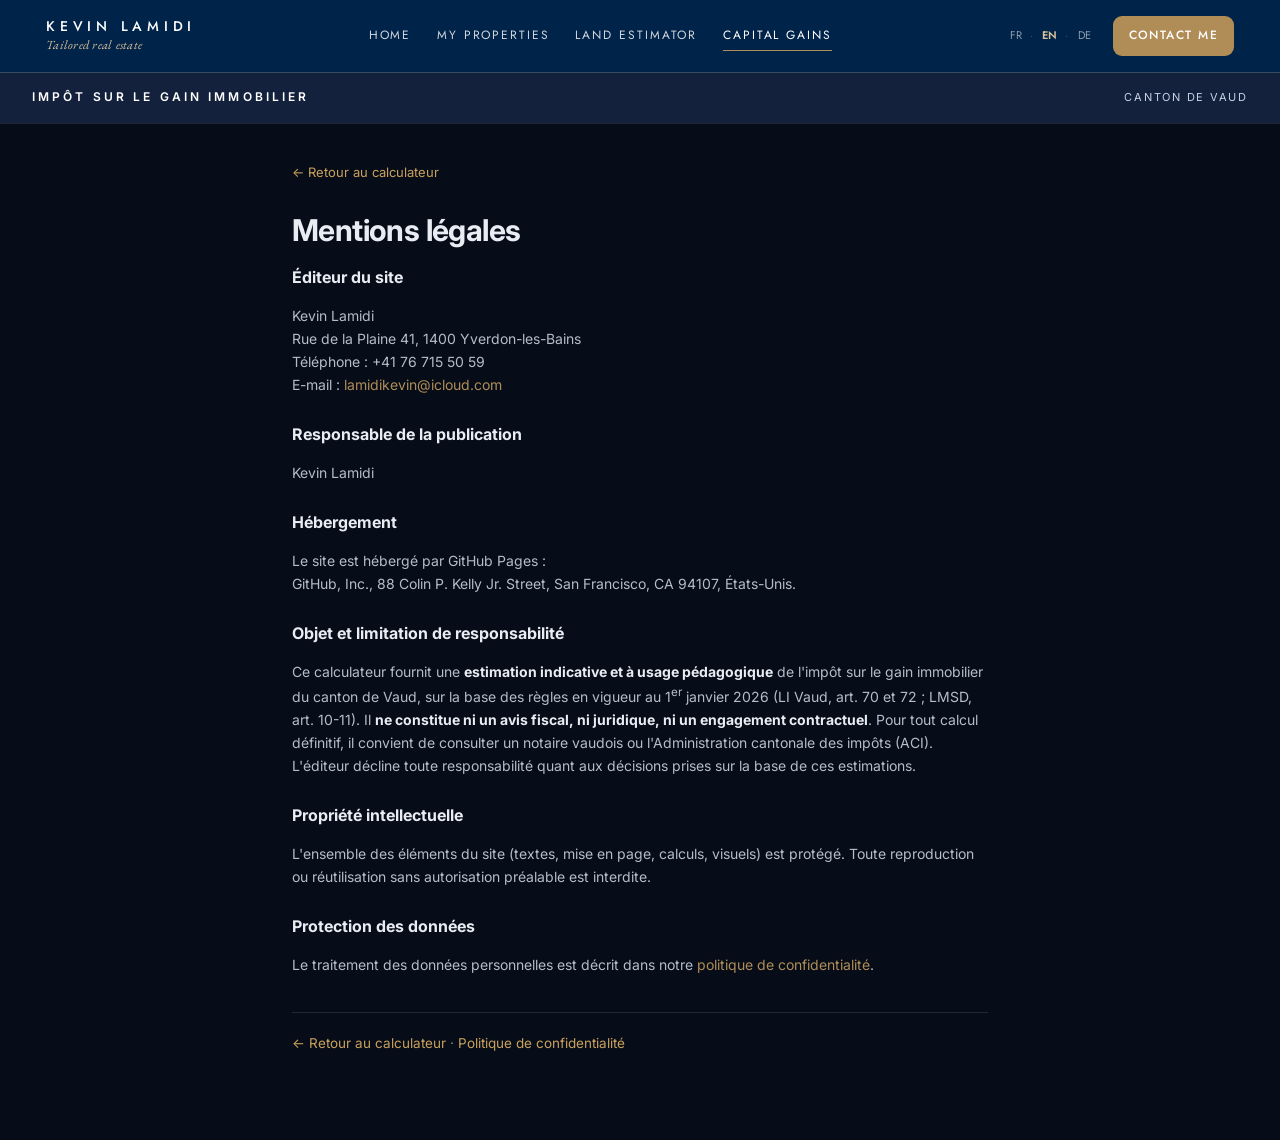
<file: gain/mentions-legales.html>
<!doctype html>
<html lang="fr">
<head>
<meta charset="utf-8" />
<meta name="viewport" content="width=device-width, initial-scale=1, viewport-fit=cover" />
<title>Mentions légales — Calculateur IGI Vaud</title>
<meta name="robots" content="noindex" />
<link rel="preconnect" href="https://fonts.googleapis.com" />
<link rel="preconnect" href="https://fonts.gstatic.com" crossorigin />
<link href="https://fonts.googleapis.com/css2?family=Inter:wght@300;400;500;600;700;800&display=swap" rel="stylesheet" />
<link rel="stylesheet" href="styles.css" />
<link rel="stylesheet" href="../portal-header.css" />
<link rel="stylesheet" href="dark.css" />
</head>
<body>

<header class="pnav">
  <a class="pnav-brand" href="../index.html" aria-label="Kevin Lamidi">
    <span class="pn-name">Kevin Lamidi</span>
    <span class="pn-affil" data-i18n="brand.tag">Immobilier sur mesure</span>
  </a>
  <nav class="pnav-nav" aria-label="Navigation principale">
    <a href="../index.html" data-i18n="nav.home">Accueil</a>
    <a href="../biens.html" data-i18n="nav.biens">Mes biens</a>
    <a href="../estimateur.html" data-i18n="nav.estim">Estimateur foncier</a>
    <a href="index.html" aria-current="page" data-i18n="nav.gain">Gain immobilier</a>
  </nav>
  <div class="pnav-tools">
    <div class="lang-switch" role="group" aria-label="Langue">
      <button type="button" data-lang="fr">FR</button><span class="sep">·</span>
      <button type="button" data-lang="en">EN</button><span class="sep">·</span>
      <button type="button" data-lang="de">DE</button>
    </div>
    <a class="pnav-contact" href="mailto:kevin.lamidi@swsir.ch" data-i18n="nav.contact">Me contacter</a>
  </div>
</header>

<header class="site-header">
  <div class="topbar">
    <div class="topbar-inner wrap">
      <div class="topbar-brand">Impôt sur le gain immobilier</div>
      <div class="topbar-meta">Canton de Vaud</div>
    </div>
  </div>
</header>

<main class="wrap legal-wrap">
  <a class="legal-back" href="index.html">← Retour au calculateur</a>

  <h1 class="legal-h1">Mentions légales</h1>

  <section class="legal-sec">
    <h2>Éditeur du site</h2>
    <p>
      Kevin Lamidi<br />
      Rue de la Plaine 41, 1400 Yverdon-les-Bains<br />
      Téléphone : +41 76 715 50 59<br />
      E-mail : <a href="mailto:lamidikevin@icloud.com">lamidikevin@icloud.com</a>
    </p>
  </section>

  <section class="legal-sec">
    <h2>Responsable de la publication</h2>
    <p>Kevin Lamidi</p>
  </section>

  <section class="legal-sec">
    <h2>Hébergement</h2>
    <p>
      Le site est hébergé par GitHub Pages :<br />
      GitHub, Inc., 88 Colin P. Kelly Jr. Street, San Francisco, CA 94107, États-Unis.
    </p>
  </section>

  <section class="legal-sec">
    <h2>Objet et limitation de responsabilité</h2>
    <p>Ce calculateur fournit une <strong>estimation indicative et à usage pédagogique</strong> de l'impôt sur le gain immobilier du canton de Vaud, sur la base des règles en vigueur au 1<sup>er</sup> janvier 2026 (LI Vaud, art. 70 et 72 ; LMSD, art. 10-11). Il <strong>ne constitue ni un avis fiscal, ni juridique, ni un engagement contractuel</strong>. Pour tout calcul définitif, il convient de consulter un notaire vaudois ou l'Administration cantonale des impôts (ACI). L'éditeur décline toute responsabilité quant aux décisions prises sur la base de ces estimations.</p>
  </section>

  <section class="legal-sec">
    <h2>Propriété intellectuelle</h2>
    <p>L'ensemble des éléments du site (textes, mise en page, calculs, visuels) est protégé. Toute reproduction ou réutilisation sans autorisation préalable est interdite.</p>
  </section>

  <section class="legal-sec">
    <h2>Protection des données</h2>
    <p>Le traitement des données personnelles est décrit dans notre <a href="confidentialite.html">politique de confidentialité</a>.</p>
  </section>

  <p class="legal-foot"><a href="index.html">← Retour au calculateur</a> · <a href="confidentialite.html">Politique de confidentialité</a></p>
</main>

<script src="../i18n.js"></script>
</body>
</html>
</file>
<file: brand.css>
/* =============================================================================
   brand.css — Système de design du portail (Kevin Lamidi · Immobilier de prestige)
   Identité : navy profond, or discret, serif de luxe. Premium, sobre.
   Partagé par : index.html (hub), biens.html, gain.html.
   L'estimateur (estimateur.html) garde son styles.css ; ce header s'y greffe.
   ============================================================================= */

:root {
  --navy: #002349;          /* bleu de marque profond */
  --navy-700: #04305f;
  --navy-300: #c9d6e6;
  --ink: #14191f;
  --grey: #5d6671;
  --grey-light: #9aa3ad;
  --line: #e6e3dc;
  --bg: #f6f4ef;            /* fond papier chaud */
  --panel: #ffffff;
  --gold: #b08d57;          /* or éditorial */
  --gold-soft: #d8c19a;
  --radius: 6px;
  --serif-display: 'Cormorant Garamond', 'EB Garamond', Georgia, serif;
  --serif: 'EB Garamond', Georgia, 'Times New Roman', serif;
  --sans: 'Jost', 'Helvetica Neue', Helvetica, Arial, sans-serif;
  --ease: cubic-bezier(0.22, 1, 0.36, 1);
  --shadow-lift: 0 24px 60px rgba(0, 35, 73, 0.18);
}

* { box-sizing: border-box; }

html { scroll-behavior: smooth; }

body {
  margin: 0; padding: 0;
  background: var(--bg);
  color: var(--ink);
  font-family: var(--sans);
  font-size: 15px;
  line-height: 1.6;
  -webkit-font-smoothing: antialiased;
  text-rendering: optimizeLegibility;
}

a { color: inherit; text-decoration: none; }
img { max-width: 100%; display: block; }

/* ---------- Fond dégradé mouvant (mesh) ---------- */
.bg-mesh { position: fixed; inset: 0; z-index: -1; overflow: hidden; background: var(--bg); }
.bg-mesh span { position: absolute; border-radius: 50%; filter: blur(90px); opacity: 0.55; will-change: transform; animation: drift 26s ease-in-out infinite; }
.bg-mesh span:nth-child(1) { width: 54vw; height: 54vw; left: -14vw; top: -16vw; background: radial-gradient(circle, #bccbe2, transparent 70%); }
.bg-mesh span:nth-child(2) { width: 44vw; height: 44vw; right: -12vw; top: 4vh; background: radial-gradient(circle, #ecdcbf, transparent 70%); animation-delay: -9s; }
.bg-mesh span:nth-child(3) { width: 48vw; height: 48vw; left: 22vw; bottom: -26vh; background: radial-gradient(circle, #cfdbd0, transparent 70%); animation-delay: -17s; }
@keyframes drift {
  0%, 100% { transform: translate(0, 0) scale(1); }
  33% { transform: translate(4vw, 3vh) scale(1.08); }
  66% { transform: translate(-3vw, 2vh) scale(0.95); }
}

/* =============================================================================
   EN-TÊTE DU SITE (partagé)
   ============================================================================= */
.site-header {
  position: sticky; top: 0; z-index: 50;
  display: flex; align-items: center; justify-content: space-between;
  gap: 18px; padding: 16px clamp(18px, 4vw, 46px);
  background: rgba(0, 35, 73, 0.92);
  backdrop-filter: saturate(140%) blur(10px);
  color: #fff;
  border-bottom: 1px solid rgba(216, 193, 154, 0.25);
}
.brand-mark { display: flex; flex-direction: column; line-height: 1.1; }
.brand-mark .bm-name {
  font-family: var(--sans); font-weight: 500;
  letter-spacing: 0.34em; text-transform: uppercase; font-size: 14px;
}
.brand-mark .bm-affil {
  font-family: var(--serif); font-style: italic;
  font-size: 12.5px; color: var(--gold-soft); letter-spacing: 0.02em; margin-top: 3px;
}

.site-nav { display: flex; align-items: center; gap: clamp(14px, 2vw, 30px); }
.site-nav a {
  font-size: 12px; letter-spacing: 0.16em; text-transform: uppercase;
  color: rgba(255, 255, 255, 0.82); padding: 6px 0; position: relative; transition: color 0.2s;
}
.site-nav a::after {
  content: ''; position: absolute; left: 0; bottom: 0; height: 1px; width: 0;
  background: var(--gold); transition: width 0.28s var(--ease);
}
.site-nav a:hover, .site-nav a[aria-current="page"] { color: #fff; }
.site-nav a:hover::after, .site-nav a[aria-current="page"]::after { width: 100%; }

.header-tools { display: flex; align-items: center; gap: 16px; }

/* Sélecteur de langue */
.lang-switch { display: flex; align-items: center; gap: 2px; font-size: 11px; letter-spacing: 0.1em; }
.lang-switch button {
  background: none; border: none; color: rgba(255, 255, 255, 0.55); cursor: pointer;
  font: inherit; padding: 4px 6px; text-transform: uppercase; transition: color 0.2s;
}
.lang-switch button[aria-pressed="true"] { color: var(--gold-soft); font-weight: 600; }
.lang-switch button:hover { color: #fff; }
.lang-switch .sep { color: rgba(255, 255, 255, 0.25); }

/* Boutons */
.btn-gold, .btn-ghost {
  display: inline-flex; align-items: center; gap: 8px; cursor: pointer;
  font-family: var(--sans); font-size: 12px; font-weight: 500;
  letter-spacing: 0.12em; text-transform: uppercase; border-radius: 9px;
  padding: 11px 20px; transition: transform 0.18s var(--ease), box-shadow 0.18s, background 0.2s, color 0.2s;
  border: 1px solid transparent; white-space: nowrap;
}
.btn-gold { background: var(--gold); color: #1a1a1a; }
.btn-gold:hover { transform: translateY(-2px); box-shadow: 0 10px 26px rgba(176, 141, 87, 0.45); }
.btn-ghost { background: transparent; border-color: rgba(255, 255, 255, 0.4); color: #fff; }
.btn-ghost:hover { background: rgba(255, 255, 255, 0.08); border-color: var(--gold-soft); }

.header-tools .btn-gold { padding: 10px 16px; }

@media (max-width: 860px) {
  .site-nav { display: none; }
}

/* =============================================================================
   HUB — HÉRO D'ACCUEIL
   ============================================================================= */
.hub { min-height: calc(100vh - 70px); display: flex; flex-direction: column; }
.hub-hero {
  text-align: center; padding: clamp(48px, 9vh, 110px) 22px clamp(30px, 5vh, 54px);
  max-width: 920px; margin: 0 auto;
}
.hub-kicker {
  font-size: 12px; letter-spacing: 0.4em; text-transform: uppercase;
  color: var(--gold); margin-bottom: 22px;
}
.hub-title {
  font-family: var(--serif-display); font-weight: 500;
  font-size: clamp(40px, 7vw, 82px); line-height: 1.04; color: var(--navy);
  margin: 0 0 22px; letter-spacing: 0.005em;
}
.hub-title em { font-style: italic; color: var(--gold); }
.hub-sub {
  font-family: var(--serif); font-size: clamp(17px, 2.2vw, 21px);
  color: var(--grey); max-width: 600px; margin: 0 auto; line-height: 1.55;
}

/* Cartes des 3 univers */
.universes {
  display: grid; grid-template-columns: repeat(3, 1fr); gap: clamp(16px, 2vw, 26px);
  max-width: 1120px; margin: 0 auto; padding: 0 clamp(18px, 4vw, 40px) clamp(40px, 8vh, 80px); width: 100%;
}
.universe {
  position: relative; display: flex; flex-direction: column; overflow: hidden;
  background: var(--panel); border: 1px solid var(--line); border-radius: 14px;
  min-height: 360px; transition: transform 0.4s var(--ease), box-shadow 0.4s var(--ease), border-color 0.3s;
  opacity: 0; transform: translateY(26px);
}
.universe:hover { transform: translateY(-8px); box-shadow: var(--shadow-lift); border-color: var(--gold-soft); }
.universe-media {
  height: 168px; position: relative; overflow: hidden;
  background: linear-gradient(135deg, var(--navy), var(--navy-700));
}
.universe-media::after {
  content: ''; position: absolute; inset: 0;
  background: radial-gradient(120% 90% at 70% 20%, rgba(176,141,87,0.35), transparent 60%);
}
.universe-media .glyph {
  position: absolute; inset: 0; display: grid; place-items: center;
  color: var(--gold-soft); opacity: 0.9;
}
.universe-media .glyph svg { width: 64px; height: 64px; }
.universe-body { padding: 26px 26px 28px; display: flex; flex-direction: column; flex: 1; }
.universe-num { font-size: 11px; letter-spacing: 0.3em; color: var(--gold); margin-bottom: 12px; }
.universe-title {
  font-family: var(--serif-display); font-weight: 600; font-size: 27px; line-height: 1.1;
  color: var(--navy); margin: 0 0 10px;
}
.universe-desc { font-family: var(--serif); font-size: 15.5px; color: var(--grey); margin: 0 0 22px; flex: 1; }
.universe-cta {
  font-size: 12px; letter-spacing: 0.16em; text-transform: uppercase; color: var(--navy);
  display: inline-flex; align-items: center; gap: 9px; font-weight: 500;
}
.universe-cta .arrow { transition: transform 0.25s var(--ease); }
.universe:hover .universe-cta .arrow { transform: translateX(6px); }
.universe-link { position: absolute; inset: 0; z-index: 2; }
.universe.soon .universe-cta { color: var(--grey-light); }
.universe .badge-soon {
  position: absolute; top: 14px; right: 14px; z-index: 3;
  font-size: 10px; letter-spacing: 0.14em; text-transform: uppercase;
  background: rgba(255,255,255,0.9); color: var(--navy); padding: 5px 10px; border-radius: 999px;
}

/* Apparition en cascade */
@keyframes fadeUp { to { opacity: 1; transform: translateY(0); } }
.reveal { animation: fadeUp 0.7s var(--ease) forwards; }
@media (prefers-reduced-motion: reduce) {
  .universe { opacity: 1; transform: none; }
  .bg-mesh span { animation: none; }
}

@media (max-width: 880px) {
  .universes { grid-template-columns: 1fr; max-width: 460px; }
  .universe { min-height: auto; }
}

/* =============================================================================
   PIED DE PAGE / CONTACT
   ============================================================================= */
.site-footer {
  margin-top: auto; background: var(--navy); color: #fff;
  padding: clamp(40px, 7vh, 70px) clamp(20px, 5vw, 60px);
}
.footer-grid {
  max-width: 1120px; margin: 0 auto; display: grid; gap: 36px;
  grid-template-columns: 1.4fr 1fr 1fr; align-items: start;
}
.footer-brand .fb-name { font-family: var(--serif-display); font-size: 28px; color: #fff; margin-bottom: 6px; }
.footer-brand .fb-affil { font-family: var(--serif); font-style: italic; color: var(--gold-soft); font-size: 15px; }
.footer-brand .fb-tag { color: var(--navy-300); font-size: 13.5px; margin-top: 14px; max-width: 320px; line-height: 1.6; }
.footer-col h4 {
  font-size: 11px; letter-spacing: 0.22em; text-transform: uppercase; color: var(--gold);
  margin: 0 0 16px; font-weight: 600;
}
.footer-col a, .footer-col p { color: rgba(255,255,255,0.82); font-size: 14px; margin: 0 0 10px; transition: color 0.2s; }
.footer-col a:hover { color: var(--gold-soft); }
.footer-contact-photo {
  width: 52px; height: 52px; border-radius: 50%; float: left; margin: 0 14px 8px 0;
  background: #fff url('assets/expert.png') center top / cover no-repeat;
  border: 2px solid rgba(216,193,154,0.5);
}
.footer-legal {
  max-width: 1120px; margin: 36px auto 0; padding-top: 22px;
  border-top: 1px solid rgba(255,255,255,0.12);
  font-size: 12px; color: var(--navy-300); display: flex; justify-content: space-between; gap: 16px; flex-wrap: wrap;
}
@media (max-width: 760px) {
  .footer-grid { grid-template-columns: 1fr; }
}

/* Lien retour au hub (sur estimateur / pages outils) */
.back-hub {
  font-size: 11px; letter-spacing: 0.14em; text-transform: uppercase;
  color: var(--navy-300); display: inline-flex; align-items: center; gap: 7px;
}
.back-hub:hover { color: #fff; }

/* Pages "univers" en construction */
.tool-shell { max-width: 980px; margin: 0 auto; padding: clamp(40px, 8vh, 90px) 22px; text-align: center; }
.tool-shell .ts-kicker { font-size: 12px; letter-spacing: 0.34em; text-transform: uppercase; color: var(--gold); margin-bottom: 18px; }
.tool-shell h1 { font-family: var(--serif-display); font-weight: 500; font-size: clamp(34px, 6vw, 60px); color: var(--navy); margin: 0 0 18px; }
.tool-shell p { font-family: var(--serif); font-size: 18px; color: var(--grey); max-width: 560px; margin: 0 auto 28px; }

/* =============================================================================
   VITRINE "MES BIENS"
   ============================================================================= */
.biens-hero { text-align: center; padding: clamp(40px, 7vh, 80px) 22px 10px; max-width: 760px; margin: 0 auto; }
.biens-hero h1 { font-family: var(--serif-display); font-weight: 500; font-size: clamp(34px, 6vw, 60px); color: var(--navy); margin: 0 0 14px; }
.biens-hero p { font-family: var(--serif); font-size: 18px; color: var(--grey); margin: 0 auto; max-width: 560px; }
.biens-updated { font-size: 11px; letter-spacing: 0.12em; text-transform: uppercase; color: var(--grey-light); margin-top: 18px; }

.biens-wrap { max-width: 1180px; margin: 0 auto; padding: 24px clamp(18px, 4vw, 40px) 70px; }
.biens-empty { text-align: center; font-family: var(--serif); font-size: 18px; color: var(--grey); padding: 60px 0; }

.biens-section-title { font-family: var(--serif-display); font-weight: 600; font-size: 26px; color: var(--navy); margin: 36px 0 4px; }
.biens-section-title::after { content: ''; display: block; width: 46px; height: 2px; background: var(--gold); margin-top: 10px; }
.biens-sold-head { margin-top: 54px; }
.biens-section-sub { font-family: var(--serif); color: var(--grey); margin: 8px 0 0; }

.biens-grid { display: grid; grid-template-columns: repeat(3, 1fr); gap: clamp(16px, 2vw, 26px); margin-top: 22px; }
@media (max-width: 900px) { .biens-grid { grid-template-columns: repeat(2, 1fr); } }
@media (max-width: 600px) { .biens-grid { grid-template-columns: 1fr; } }

.bien-card {
  background: var(--panel); border: 1px solid var(--line); border-radius: 12px; overflow: hidden;
  cursor: pointer; display: flex; flex-direction: column;
  transition: transform 0.35s var(--ease), box-shadow 0.35s var(--ease), border-color 0.3s;
}
.bien-card:hover, .bien-card:focus-visible { transform: translateY(-6px); box-shadow: var(--shadow-lift); border-color: var(--gold-soft); outline: none; }
.bien-cover { position: relative; aspect-ratio: 4 / 3; overflow: hidden; background: var(--navy); }
.bien-cover img { width: 100%; height: 100%; object-fit: cover; transition: transform 0.6s var(--ease); }
.bien-card:hover .bien-cover img { transform: scale(1.06); }
.bien-noimg { width: 100%; height: 100%; background: linear-gradient(135deg, var(--navy), var(--navy-700)); }
.bien-type {
  position: absolute; left: 12px; top: 12px; background: rgba(255,255,255,0.92); color: var(--navy);
  font-size: 10px; letter-spacing: 0.12em; text-transform: uppercase; padding: 5px 10px; border-radius: 999px;
}
.bien-badge-sold {
  position: absolute; right: 12px; top: 12px; background: var(--navy); color: var(--gold-soft);
  font-size: 10px; letter-spacing: 0.16em; text-transform: uppercase; padding: 5px 11px; border-radius: 999px;
}
.bien-card.is-sold .bien-cover img { filter: saturate(0.7) brightness(0.96); }
.bien-info { padding: 18px 20px 20px; display: flex; flex-direction: column; flex: 1; }
.bien-place { font-size: 11px; letter-spacing: 0.14em; text-transform: uppercase; color: var(--gold); margin-bottom: 7px; }
.bien-title { font-family: var(--serif-display); font-weight: 600; font-size: 20px; line-height: 1.18; color: var(--navy); margin: 0 0 12px; display: -webkit-box; -webkit-line-clamp: 2; -webkit-box-orient: vertical; overflow: hidden; }
.bien-specs { display: flex; align-items: center; flex-wrap: wrap; gap: 8px; color: var(--grey); font-size: 13px; margin-bottom: 16px; }
.bien-specs i { width: 3px; height: 3px; border-radius: 50%; background: var(--grey-light); display: inline-block; }
.bien-foot { margin-top: auto; display: flex; align-items: baseline; justify-content: space-between; gap: 10px; border-top: 1px solid var(--line); padding-top: 14px; }
.bien-price { font-family: var(--serif); font-size: 19px; color: var(--navy); font-weight: 500; }
.bien-view { font-size: 11px; letter-spacing: 0.12em; text-transform: uppercase; color: var(--gold); white-space: nowrap; }

/* ---------- Fiche detaillee (overlay) ---------- */
.bien-overlay { position: fixed; inset: 0; z-index: 200; background: rgba(0,18,38,0.6); backdrop-filter: blur(4px); display: flex; align-items: flex-start; justify-content: center; padding: clamp(10px, 4vh, 50px) 16px; overflow-y: auto; }
.bien-overlay[hidden] { display: none; }
.bien-modal { position: relative; background: var(--bg); width: 100%; max-width: 880px; border-radius: 16px; overflow: hidden; box-shadow: 0 40px 100px rgba(0,18,38,0.5); animation: bienPop 0.35s var(--ease) both; }
@keyframes bienPop { from { opacity: 0; transform: translateY(18px) scale(0.98); } to { opacity: 1; transform: none; } }
.bien-close { position: absolute; top: 14px; right: 14px; z-index: 5; width: 38px; height: 38px; border-radius: 50%; border: none; background: rgba(255,255,255,0.92); color: var(--navy); font-size: 24px; line-height: 1; cursor: pointer; box-shadow: 0 4px 14px rgba(0,0,0,0.2); }
.bien-close:hover { background: #fff; }

.bien-gallery { position: relative; aspect-ratio: 16 / 10; background: var(--navy); }
.bien-gallery .bg-main { width: 100%; height: 100%; object-fit: cover; display: block; }
.bg-nav { position: absolute; top: 50%; transform: translateY(-50%); width: 44px; height: 44px; border-radius: 50%; border: none; background: rgba(255,255,255,0.85); color: var(--navy); font-size: 26px; line-height: 1; cursor: pointer; display: grid; place-items: center; transition: background 0.2s; }
.bg-nav:hover { background: #fff; }
.bg-nav.prev { left: 14px; } .bg-nav.next { right: 14px; }
.bg-count { position: absolute; right: 14px; top: 14px; background: rgba(0,18,38,0.6); color: #fff; font-size: 12px; letter-spacing: 0.08em; padding: 5px 11px; border-radius: 999px; backdrop-filter: blur(4px); }

/* Légende immersive superposée à la photo (lieu · titre · prix) */
.bien-gallery { background: #04101f; }
.bg-caption { position: absolute; left: 0; right: 0; bottom: 0; z-index: 3; padding: 64px clamp(20px, 4vw, 36px) 22px; background: linear-gradient(to top, rgba(4,12,24,0.94) 8%, rgba(4,12,24,0.55) 55%, transparent); color: #fff; pointer-events: none; }
.bg-cap-place { font-size: 11px; letter-spacing: 0.18em; text-transform: uppercase; color: var(--gold-soft); margin-bottom: 9px; }
.bg-cap-title { font-family: var(--serif-display); font-weight: 600; font-size: clamp(23px, 3.2vw, 34px); line-height: 1.1; color: #fff; margin: 0 0 8px; }
.bg-cap-price { font-family: var(--serif); font-size: 21px; color: #fff; }
.bien-gallery.is-empty .bg-caption { background: linear-gradient(135deg, rgba(0,35,73,0.2), transparent), linear-gradient(to top, rgba(4,12,24,0.9), rgba(4,12,24,0.4)); position: relative; padding-top: 90px; }
.bg-thumbs { display: flex; gap: 8px; padding: 12px; overflow-x: auto; background: #fff; border-bottom: 1px solid var(--line); }
.bg-thumb { flex: 0 0 auto; width: 72px; height: 52px; border: 2px solid transparent; border-radius: 6px; overflow: hidden; padding: 0; cursor: pointer; background: none; }
.bg-thumb img { width: 100%; height: 100%; object-fit: cover; }
.bg-thumb.on { border-color: var(--gold); }

.bien-detail { padding: clamp(20px, 4vw, 36px); }
.bd-head { display: flex; justify-content: space-between; align-items: flex-start; gap: 18px; flex-wrap: wrap; }
.bd-place { font-size: 11px; letter-spacing: 0.16em; text-transform: uppercase; color: var(--gold); margin-bottom: 8px; }
.bd-title { font-family: var(--serif-display); font-weight: 600; font-size: clamp(24px, 3.4vw, 34px); line-height: 1.12; color: var(--navy); margin: 0; }
.bd-price { font-family: var(--serif); font-size: 24px; color: var(--navy); white-space: nowrap; }
.bd-facts { display: flex; flex-wrap: wrap; gap: 1px; background: var(--line); border: 1px solid var(--line); border-radius: 10px; overflow: hidden; margin: 0 0 26px; }
.bd-facts .bf { flex: 1 1 130px; background: #fff; padding: 15px 18px; }
.bd-facts dt { font-size: 11px; letter-spacing: 0.12em; text-transform: uppercase; color: var(--grey); margin-bottom: 5px; }
.bd-facts dd { margin: 0; font-family: var(--serif); font-size: 18px; color: var(--navy); }
.bd-desc { font-family: var(--serif); font-size: 16px; line-height: 1.7; color: var(--ink); }
.bd-desc p { margin: 0 0 12px; }
.bien-map { margin: 26px 0 6px; }
.bien-map-label { font-size: 11px; letter-spacing: 0.16em; text-transform: uppercase; color: var(--gold); margin-bottom: 10px; }
.bien-map iframe { width: 100%; height: 280px; border: 1px solid var(--line); border-radius: 10px; filter: grayscale(0.25); }
.bd-contact { margin-top: 28px; padding: 22px 24px; background: var(--navy); border-radius: 12px; color: #fff; display: flex; align-items: center; justify-content: space-between; gap: 18px; flex-wrap: wrap; }
.bd-contact-title { font-family: var(--serif-display); font-size: 21px; }
.bd-contact-sub { color: var(--navy-300); font-size: 14px; margin-top: 4px; }

/* =============================================================================
   HUB CINÉMATIQUE — page d'accueil sombre & immersive (body.hub-cine)
   Scopé : n'affecte QUE index.html. Les autres pages gardent leur thème clair.
   ============================================================================= */
body.hub-cine { background: #060d18; color: #fff; }

/* Fond : diaporama plein écran (photos des biens) */
.cine-bg { position: fixed; inset: 0; z-index: -3; overflow: hidden; background: #060d18 radial-gradient(120% 90% at 70% 10%, #14223b, #060d18 70%); }
.cine-slide { position: absolute; inset: 0; background-size: cover; background-position: center; opacity: 0; transition: opacity 1.8s ease; will-change: opacity, transform; }
.cine-slide.is-active { opacity: 1; animation: kenburns 8s ease-out both; }
@keyframes kenburns { from { transform: scale(1.05); } to { transform: scale(1.17) translate(-1.5%, -1%); } }
.cine-overlay { position: fixed; inset: 0; z-index: -2; pointer-events: none;
  background:
    linear-gradient(180deg, rgba(6,13,24,0.82) 0%, rgba(6,13,24,0.40) 26%, rgba(6,13,24,0.50) 58%, rgba(6,13,24,0.94) 100%),
    radial-gradient(130% 80% at 50% 12%, rgba(6,13,24,0.30), transparent 45%); }
.cine-grain { position: fixed; inset: 0; z-index: -1; pointer-events: none; box-shadow: inset 0 0 240px 70px rgba(0,0,0,0.6); }
@media (prefers-reduced-motion: reduce) { .cine-slide.is-active { animation: none; } }

/* En-tête transparent superposé au héro */
.hub-cine .site-header { position: absolute; top: 0; left: 0; right: 0; background: transparent; backdrop-filter: none; border-bottom: none; }
.hub-cine .site-nav a { color: rgba(255,255,255,0.86); }
.hub-cine .brand-mark .bm-affil { color: var(--gold-soft); }

/* Héro plein écran */
.hub-cine .hub { display: block; }
.hub-cine .hub-hero { min-height: 100vh; display: flex; flex-direction: column; justify-content: center; align-items: center; text-align: center; padding: 110px 22px 48px; max-width: 1040px; margin: 0 auto; }
.hub-cine .hub-kicker { color: var(--gold-soft); letter-spacing: 0.46em; opacity: 0.95; }
.hub-cine .hub-title { font-family: 'Sora', var(--sans); font-weight: 800; color: #fff; font-size: clamp(40px, 8.4vw, 104px); line-height: 0.98; letter-spacing: -0.025em; margin: 0 0 26px; text-shadow: 0 6px 50px rgba(0,0,0,0.55); }
.hub-cine .hub-title em { font-style: normal; color: var(--gold); }
.hub-cine .hub-sub { font-family: var(--sans); font-weight: 300; font-size: clamp(16px, 2vw, 20px); color: rgba(255,255,255,0.84); max-width: 620px; }

/* Indicateur de défilement */
.hub-scroll { margin: 44px auto 0; width: 26px; height: 42px; border: 1px solid rgba(255,255,255,0.4); border-radius: 14px; position: relative; }
.hub-scroll span { position: absolute; left: 50%; top: 8px; width: 4px; height: 8px; background: var(--gold-soft); border-radius: 2px; transform: translateX(-50%); animation: scrolldot 1.9s ease-in-out infinite; }
@keyframes scrolldot { 0% { opacity: 0; transform: translate(-50%, 0); } 30% { opacity: 1; } 100% { opacity: 0; transform: translate(-50%, 15px); } }

/* Cartes "verre" sur le fond cinématique */
.hub-cine .universes { max-width: 1120px; margin: 0 auto; padding: 0 clamp(18px, 4vw, 40px) 12vh; }
.hub-cine .universe { background: rgba(255,255,255,0.055); border: 1px solid rgba(255,255,255,0.14); border-radius: 16px; min-height: 0; -webkit-backdrop-filter: blur(14px) saturate(120%); backdrop-filter: blur(14px) saturate(120%); box-shadow: 0 10px 40px rgba(0,0,0,0.28); }
.hub-cine .universe:hover { transform: translateY(-8px); border-color: var(--gold-soft); background: rgba(255,255,255,0.09); box-shadow: 0 28px 70px rgba(0,0,0,0.5); }
.hub-cine .universe-body { padding: 32px 28px 30px; }
.hub-cine .universe-num { color: var(--gold); letter-spacing: 0.3em; }
.hub-cine .universe-ico { display: block; color: var(--gold-soft); margin: 6px 0 18px; }
.hub-cine .universe-ico svg { width: 40px; height: 40px; }
.hub-cine .universe-title { font-family: 'Sora', var(--sans); font-weight: 700; font-size: 23px; color: #fff; margin: 0 0 10px; }
.hub-cine .universe-desc { font-family: var(--sans); font-weight: 300; color: rgba(255,255,255,0.72); margin: 0 0 22px; }
.hub-cine .universe-cta { color: #fff; }
.hub-cine .universe-cta .arrow { color: var(--gold); }

/* Pied de page : encore plus sombre pour fondre avec le thème */
.hub-cine .site-footer { background: #04101f; position: relative; z-index: 1; }

/* =============================================================================
   THÈME SOMBRE PARTAGÉ (body.theme-dark) — cohérence avec l'accueil.
   Utilisé par biens.html (et toute page brand.css voulant le mode sombre).
   ============================================================================= */
body.theme-dark { background: #060d18; color: #eaeef4; }
body.theme-dark .bg-mesh { background: radial-gradient(130% 90% at 70% 0%, #122038, #060d18 70%); }
body.theme-dark .bg-mesh span { opacity: 0.18; }

body.theme-dark .biens-hero h1 { color: #fff; }
body.theme-dark .biens-hero p { color: rgba(255,255,255,0.74); }
body.theme-dark .ts-kicker, body.theme-dark .biens-hero .ts-kicker { color: var(--gold-soft); }
body.theme-dark .biens-updated { color: rgba(255,255,255,0.42); }

body.theme-dark .biens-section-title { color: #fff; }
body.theme-dark .biens-section-sub { color: rgba(255,255,255,0.62); }
body.theme-dark .biens-empty { color: rgba(255,255,255,0.7); }

body.theme-dark .bien-card { background: rgba(255,255,255,0.05); border-color: rgba(255,255,255,0.12); box-shadow: 0 10px 36px rgba(0,0,0,0.3); }
body.theme-dark .bien-card:hover, body.theme-dark .bien-card:focus-visible { background: rgba(255,255,255,0.085); border-color: var(--gold-soft); box-shadow: 0 28px 70px rgba(0,0,0,0.5); }
body.theme-dark .bien-title { color: #fff; }
body.theme-dark .bien-specs { color: rgba(255,255,255,0.66); }
body.theme-dark .bien-specs i { background: rgba(255,255,255,0.32); }
body.theme-dark .bien-foot { border-top-color: rgba(255,255,255,0.13); }
body.theme-dark .bien-price { color: #fff; }

body.theme-dark .bien-modal { background: #0c1726; color: #eaeef4; }
body.theme-dark .bd-title, body.theme-dark .bd-price { color: #fff; }
body.theme-dark .bd-facts { background: rgba(255,255,255,0.1); border-color: rgba(255,255,255,0.1); }
body.theme-dark .bd-facts .bf { background: #0f1c2e; }
body.theme-dark .bd-facts dt { color: rgba(255,255,255,0.6); }
body.theme-dark .bd-facts dd { color: #fff; }
body.theme-dark .bd-desc { color: rgba(255,255,255,0.82); }
body.theme-dark .bg-thumbs { background: #0c1726; border-bottom-color: rgba(255,255,255,0.1); }
</file>
<file: gain/styles.css>
/* ============================================================
   IGI Vaud — Calculateur
   Design : clean modern, generous whitespace, navy + warm gold
   ============================================================ */

:root {
  /* palette — kept from previous version */
  --ink:        #0b1f33;
  --ink-soft:   #41546b;
  --muted:      #7a8aa0;
  --line:       #e8eaef;
  --line-soft:  #f1f2f6;
  --bg:         #faf9f5;
  --bg-card:    #ffffff;
  --bg-elev:    #fbfaf6;
  --accent:     #b48a47;
  --accent-dk:  #8b6826;
  --accent-soft:#f6ecd6;
  --blue:       #1f4f8a;
  --blue-soft:  #eaf1f9;
  --green:      #2b6a3f;
  --green-soft: #e6f1ea;
  --red:        #a8331f;
  --red-soft:   #faece8;
  --warn:       #a47214;
  --warn-soft:  #fbf3df;

  /* shadows — lighter than before */
  --shadow-1: 0 1px 2px rgba(11,31,51,.03);
  --shadow-2: 0 6px 22px -8px rgba(11,31,51,.08);
  --shadow-3: 0 20px 50px -22px rgba(11,31,51,.18);

  /* radii */
  --r-sm: 6px;
  --r:    10px;
  --r-lg: 14px;
  --r-xl: 22px;

  /* type */
  --serif: "Cormorant Garamond", Georgia, serif;
  --sans:  "Inter", -apple-system, BlinkMacSystemFont, "Segoe UI", Roboto, Helvetica, Arial, sans-serif;
}

/* ---------- base ---------- */
* { box-sizing: border-box; }
html, body { margin: 0; padding: 0; }
html { scroll-behavior: smooth; }
body {
  font-family: var(--sans);
  font-size: 15px;
  line-height: 1.55;
  color: var(--ink);
  background: var(--bg);
  -webkit-font-smoothing: antialiased;
  -moz-osx-font-smoothing: grayscale;
  text-rendering: optimizeLegibility;
}
a { color: var(--accent-dk); text-decoration: none; border-bottom: 1px solid transparent; transition: border-color .2s; }
a:hover { border-bottom-color: var(--accent); }
em { font-style: normal; color: var(--muted); font-weight: 400; }
button { font-family: inherit; cursor: pointer; }

.wrap {
  width: 100%;
  max-width: 1280px;
  margin: 0 auto;
  padding: 0 32px;
}

/* ---------- header ---------- */
.site-header {
  position: sticky;
  top: 0;
  z-index: 50;
  background: #fff;
  border-bottom: 1px solid var(--line);
}

/* Bandeau navy — repris du site d'estimation foncière */
.topbar {
  background: #14213d;
  color: #fff;
}
.topbar-inner {
  display: flex;
  align-items: center;
  justify-content: space-between;
  height: 50px;
  gap: 16px;
}
.topbar-brand {
  font-family: var(--sans);
  font-weight: 600;
  letter-spacing: .26em;
  text-transform: uppercase;
  font-size: 12px;
  color: #fff;
  white-space: nowrap;
  overflow: hidden;
  text-overflow: ellipsis;
}
.topbar-meta {
  font-size: 11px;
  letter-spacing: .16em;
  text-transform: uppercase;
  color: #c9d2e3;
  white-space: nowrap;
}

/* badges déplacés dans la barre d'onglets */
.tabs-badges {
  display: flex;
  gap: 8px;
  align-items: center;
  margin-left: auto;
  padding-left: 16px;
}
.badge, .badge-check {
  display: inline-flex;
  align-items: center;
  gap: 6px;
  font-size: 11px;
  font-weight: 600;
  padding: 6px 12px;
  border-radius: 999px;
  letter-spacing: .06em;
  text-transform: uppercase;
}
.badge {
  color: var(--accent-dk);
  background: var(--accent-soft);
  border: 1px solid #e7d8b6;
}
.badge-check {
  color: var(--green);
  background: var(--green-soft);
  border: 1px solid #cfe3d7;
  cursor: help;
}
.check-dot {
  width: 6px; height: 6px;
  border-radius: 50%;
  background: var(--green);
  box-shadow: 0 0 0 3px rgba(43,106,63,.18);
}

/* ---------- tabs ---------- */
.tabs {
  border-top: 1px solid var(--line-soft);
  background: #fff;
}
.tabs-wrap {
  display: flex;
  gap: 6px;
  position: relative;
  overflow-x: auto;
  scrollbar-width: none;
}
.tabs-wrap::-webkit-scrollbar { display: none; }

.tab {
  background: transparent;
  border: 0;
  padding: 16px 4px;
  margin-right: 30px;
  color: var(--muted);
  font-size: 14px;
  font-weight: 500;
  position: relative;
  white-space: nowrap;
  transition: color .2s;
}
.tab:hover { color: var(--ink-soft); }
.tab.is-active { color: var(--ink); font-weight: 600; }
.tab::after {
  content: "";
  position: absolute;
  left: 0; right: 0;
  bottom: -1px;
  height: 2px;
  background: var(--ink);
  transform: scaleX(0);
  transform-origin: left;
  transition: transform .3s cubic-bezier(.5,0,.2,1);
}
.tab.is-active::after { transform: scaleX(1); }

/* ---------- main / panels ---------- */
.main-content { padding: 40px 32px 72px; }

.panel { display: none; animation: fadein .35s ease; }
.panel.is-active { display: block; }

@keyframes fadein {
  from { opacity: 0; transform: translateY(4px); }
  to   { opacity: 1; transform: translateY(0); }
}

.panel-intro { margin-bottom: 32px; max-width: 800px; }
.panel-title {
  font-family: var(--sans);
  font-weight: 700;
  font-size: 32px;
  line-height: 1.15;
  letter-spacing: -.02em;
  margin: 0 0 8px;
  color: var(--ink);
}
.panel-sub {
  font-size: 14.5px;
  color: var(--ink-soft);
  margin: 0;
  max-width: 720px;
}

/* ---------- hero timeline (animation) ---------- */
.hero-tl {
  display: grid;
  grid-template-columns: 0.8fr 1.2fr;
  gap: 28px;
  align-items: center;
  background:
    radial-gradient(120% 140% at 100% 0%, rgba(180,138,71,.16) 0%, transparent 46%),
    linear-gradient(152deg, #11304e 0%, #0a1b2d 100%);
  border-radius: var(--r-lg);
  padding: 28px 34px;
  margin-bottom: 22px;
  color: #fff;
  box-shadow: var(--shadow-3);
  overflow: hidden;
  position: relative;
}
.hero-tl-copy { min-width: 0; }
.hero-tl-eyebrow {
  font-size: 11px;
  letter-spacing: .2em;
  text-transform: uppercase;
  color: var(--accent);
  font-weight: 700;
  margin-bottom: 10px;
}
.hero-tl-title {
  margin: 0 0 10px;
  font-family: var(--sans);
  font-weight: 700;
  font-size: 27px;
  line-height: 1.12;
  letter-spacing: -.02em;
  color: #fff;
}
.hero-tl-sub {
  margin: 0 0 18px;
  font-size: 13.5px;
  line-height: 1.55;
  color: rgba(255,255,255,.66);
  max-width: 360px;
}
.hero-tl-sub strong { color: #fff; font-weight: 600; }
.hero-tl-replay {
  display: inline-flex;
  align-items: center;
  gap: 7px;
  background: rgba(255,255,255,.08);
  border: 1px solid rgba(255,255,255,.16);
  color: rgba(255,255,255,.82);
  font-size: 12.5px;
  font-weight: 500;
  padding: 8px 14px;
  border-radius: 999px;
  transition: background .2s, border-color .2s, color .2s;
}
.hero-tl-replay:hover { background: rgba(255,255,255,.14); border-color: rgba(255,255,255,.3); color: #fff; }
.hero-tl-replay svg { transition: transform .5s ease; }
.hero-tl-replay:hover svg { transform: rotate(-180deg); }

.hero-tl-viz { position: relative; min-width: 0; }
.hero-tl-readout {
  position: absolute;
  top: 0;
  right: 6px;
  text-align: right;
  z-index: 2;
  pointer-events: none;
}
.hero-tl-rate {
  display: block;
  font-family: var(--sans);
  font-weight: 800;
  font-size: 40px;
  line-height: 1;
  letter-spacing: -.02em;
  font-variant-numeric: tabular-nums;
  color: var(--accent);
  text-shadow: 0 2px 18px rgba(180,138,71,.4);
}
.hero-tl-year {
  display: block;
  margin-top: 4px;
  font-size: 12px;
  color: rgba(255,255,255,.55);
  font-variant-numeric: tabular-nums;
}
#heroChart { width: 100%; height: 220px; display: block; overflow: visible; }

/* svg pieces */
.htl-grid { stroke: rgba(255,255,255,.08); stroke-width: 1; }
.htl-axis-label { fill: rgba(255,255,255,.4); font-size: 10px; font-family: var(--sans); }
.htl-rate-label { fill: rgba(255,255,255,.35); font-size: 9px; font-family: var(--sans); }
.htl-curve { fill: none; stroke: var(--accent); stroke-width: 2.4; stroke-linecap: round; stroke-linejoin: round; }
.htl-marker { fill: #fff; stroke: var(--accent); stroke-width: 3; filter: drop-shadow(0 2px 6px rgba(0,0,0,.3)); }
.htl-user-guide { stroke: rgba(255,255,255,.3); stroke-width: 1; stroke-dasharray: 3 3; }
.htl-user-dot { fill: var(--accent); stroke: #fff; stroke-width: 2.5; }
.htl-user-pulse { fill: var(--accent); opacity: .5; }
.htl-user-label { fill: #fff; font-size: 10.5px; font-weight: 600; font-family: var(--sans); }

@media (max-width: 880px) {
  .hero-tl { grid-template-columns: 1fr; gap: 18px; padding: 24px 22px; }
  .hero-tl-title { font-size: 23px; }
  .hero-tl-sub { max-width: none; }
  .hero-tl-rate { font-size: 34px; }
  #heroChart { height: 180px; }
}

/* ---------- layout ---------- */
.layout {
  display: grid;
  grid-template-columns: 1fr 380px;
  gap: 28px;
  align-items: start;
}
@media (max-width: 1080px) {
  .layout { grid-template-columns: 1fr; }
}

.form-col { display: flex; flex-direction: column; gap: 18px; }

/* ---------- card ---------- */
.card {
  background: var(--bg-card);
  border: 1px solid var(--line);
  border-radius: var(--r-lg);
  padding: 24px 26px;
  box-shadow: var(--shadow-1);
  transition: box-shadow .2s, border-color .2s;
}
.card:hover { border-color: #dde2eb; }

.card-head {
  display: flex;
  align-items: center;
  gap: 12px;
  margin-bottom: 18px;
  flex-wrap: wrap;
}
.card-step {
  font-family: var(--sans);
  font-size: 11px;
  font-weight: 700;
  color: var(--muted);
  letter-spacing: .14em;
  background: var(--bg-elev);
  border: 1px solid var(--line);
  padding: 3px 8px;
  border-radius: 4px;
}
.card-title {
  margin: 0;
  font-size: 17px;
  font-weight: 600;
  letter-spacing: -.005em;
  color: var(--ink);
}
.card-hint {
  font-size: 12px;
  color: var(--muted);
  font-weight: 400;
  margin-left: auto;
}
.card-help {
  font-size: 13px;
  color: var(--ink-soft);
  background: var(--bg-elev);
  border-left: 2px solid var(--accent);
  padding: 10px 14px;
  border-radius: 4px;
  margin: 0 0 18px;
  line-height: 1.5;
}
.card-help a { font-weight: 500; }

/* collapsible (details/summary) */
.card.collapsible { padding: 22px 26px; }
.card.collapsible summary {
  list-style: none;
  cursor: pointer;
  margin-bottom: 0;
  user-select: none;
}
.card.collapsible summary::-webkit-details-marker { display: none; }
.card.collapsible .chev {
  margin-left: 4px;
  color: var(--muted);
  transition: transform .25s;
}
.card.collapsible[open] .chev { transform: rotate(180deg); }
.card.collapsible[open] summary { margin-bottom: 18px; }
.card.collapsible > *:not(summary) { animation: fadein .25s ease; }

/* ---------- grids ---------- */
.grid { display: grid; gap: 16px 18px; }
.grid-2 { grid-template-columns: repeat(2, minmax(0, 1fr)); }
.grid-3 { grid-template-columns: repeat(3, minmax(0, 1fr)); }
@media (max-width: 720px) {
  .grid-2, .grid-3 { grid-template-columns: 1fr; }
}

/* ---------- field ---------- */
.field { display: flex; flex-direction: column; gap: 5px; min-width: 0; }
.field-label {
  font-size: 12px;
  font-weight: 500;
  color: var(--ink-soft);
  letter-spacing: .02em;
}
.field-label em {
  color: var(--muted);
  font-weight: 400;
  margin-left: 4px;
}

input[type="text"],
input[type="number"],
input[type="date"],
input[type="search"] {
  appearance: none;
  -webkit-appearance: none;
  width: 100%;
  height: 42px;
  padding: 0 14px;
  border: 1px solid var(--line);
  border-radius: var(--r);
  background: #fff;
  font-family: var(--sans);
  font-size: 14.5px;
  font-weight: 500;
  color: var(--ink);
  transition: border-color .2s, box-shadow .2s, background .2s;
}
input[type="date"] { color: var(--ink); font-weight: 500; }
input::placeholder { color: #c2cbd7; font-weight: 400; }
input:hover { border-color: #cdd4e0; }
input:focus {
  outline: none;
  border-color: var(--blue);
  box-shadow: 0 0 0 4px rgba(31,79,138,.10);
}
input.num { text-align: right; font-variant-numeric: tabular-nums; padding-right: 54px; }

.input-wrap { position: relative; }
.input-suffix {
  position: absolute;
  right: 14px;
  top: 50%;
  transform: translateY(-50%);
  font-size: 11.5px;
  color: var(--muted);
  font-weight: 500;
  letter-spacing: .04em;
  pointer-events: none;
}

/* readout inline (auto-calculated cell) */
.field.auto .readout-inline {
  height: 42px;
  display: flex;
  align-items: center;
  justify-content: flex-end;
  gap: 8px;
  padding: 0 14px;
  border: 1px dashed var(--line);
  border-radius: var(--r);
  background: var(--bg-elev);
  color: var(--ink);
  font-variant-numeric: tabular-nums;
  font-weight: 600;
  font-size: 14.5px;
}
.readout-inline .suffix {
  font-size: 11.5px;
  color: var(--muted);
  font-weight: 500;
}

/* pill = small inline result */
.pill {
  display: flex;
  align-items: center;
  justify-content: space-between;
  gap: 12px;
  padding: 12px 16px;
  margin-top: 18px;
  background: var(--bg-elev);
  border: 1px solid var(--line-soft);
  border-radius: var(--r);
}
.pill-label {
  font-size: 12px;
  color: var(--ink-soft);
  font-weight: 500;
}
.pill-value {
  font-weight: 600;
  color: var(--ink);
  font-variant-numeric: tabular-nums;
}
.pill.highlight {
  background: var(--accent-soft);
  border-color: #e7d8b6;
}
.pill.highlight .pill-value { color: var(--accent-dk); }
.pill-row {
  display: grid;
  gap: 8px;
  margin-top: 16px;
}

/* totals — minimal */
.card-total {
  display: flex;
  align-items: center;
  justify-content: space-between;
  margin-top: 18px;
  padding: 14px 18px;
  background: var(--ink);
  color: #fff;
  border-radius: var(--r);
  font-size: 13px;
  letter-spacing: .04em;
  text-transform: uppercase;
  font-weight: 500;
}
.card-total strong {
  font-family: var(--sans);
  font-size: 18px;
  font-weight: 700;
  letter-spacing: -.005em;
  text-transform: none;
  font-variant-numeric: tabular-nums;
}

/* ---------- occupation choice (refonte) ---------- */
.occ-choice {
  display: grid;
  grid-template-columns: repeat(3, 1fr);
  gap: 10px;
  margin-bottom: 18px;
}
.occ-btn {
  background: #fff;
  border: 1.5px solid var(--line);
  border-radius: var(--r);
  padding: 16px 14px;
  display: flex;
  flex-direction: column;
  align-items: flex-start;
  gap: 6px;
  transition: all .2s;
  color: var(--ink-soft);
}
.occ-btn:hover { border-color: #cdd4e0; background: var(--bg-elev); color: var(--ink); }
.occ-btn.is-active {
  border-color: var(--ink);
  background: var(--ink);
  color: #fff;
  box-shadow: var(--shadow-2);
}
.occ-icon {
  display: inline-flex;
  width: 36px; height: 36px;
  border-radius: 8px;
  background: var(--bg-elev);
  align-items: center;
  justify-content: center;
  color: var(--ink);
  margin-bottom: 4px;
}
.occ-btn.is-active .occ-icon {
  background: rgba(255,255,255,.10);
  color: var(--accent);
}
.occ-name { font-weight: 600; font-size: 14px; }
.occ-meta { font-size: 11.5px; color: var(--muted); letter-spacing: .02em; }
.occ-btn.is-active .occ-meta { color: rgba(255,255,255,.6); }
@media (max-width: 600px) {
  .occ-choice { grid-template-columns: 1fr; }
}

.occ-detail {
  margin-bottom: 16px;
}
.occ-explain {
  font-size: 13.5px;
  color: var(--ink-soft);
  background: var(--bg-elev);
  border: 1px solid var(--line-soft);
  border-radius: var(--r);
  padding: 14px 16px;
  margin: 0;
  line-height: 1.55;
}

/* ---------- slider mixte ---------- */
.slider-block {
  background: var(--bg-elev);
  border: 1px solid var(--line-soft);
  border-radius: var(--r);
  padding: 18px 18px 16px;
}
.slider-prompt {
  font-size: 13.5px;
  color: var(--ink-soft);
  margin-bottom: 14px;
}
.slider-prompt strong { color: var(--ink); font-weight: 600; }
.slider-track-wrap {
  position: relative;
  height: 32px;
  display: flex;
  align-items: center;
}
input[type="range"] {
  -webkit-appearance: none;
  appearance: none;
  width: 100%;
  height: 8px;
  border-radius: 999px;
  background: transparent;
  cursor: pointer;
}
input[type="range"]::-webkit-slider-runnable-track {
  height: 8px;
  border-radius: 999px;
  background: linear-gradient(to right,
    var(--accent) 0%,
    var(--accent) var(--slider-pct, 0%),
    #d8dde6 var(--slider-pct, 0%),
    #d8dde6 100%);
}
input[type="range"]::-moz-range-track {
  height: 8px;
  border-radius: 999px;
  background: #d8dde6;
}
input[type="range"]::-moz-range-progress {
  height: 8px;
  border-radius: 999px;
  background: var(--accent);
}
input[type="range"]::-webkit-slider-thumb {
  -webkit-appearance: none;
  appearance: none;
  width: 22px; height: 22px;
  border-radius: 50%;
  background: #fff;
  border: 2px solid var(--ink);
  margin-top: -7px;
  cursor: grab;
  box-shadow: 0 2px 6px rgba(11,31,51,.18);
  transition: transform .15s;
}
input[type="range"]::-webkit-slider-thumb:hover { transform: scale(1.1); }
input[type="range"]::-webkit-slider-thumb:active { cursor: grabbing; transform: scale(1.05); }
input[type="range"]::-moz-range-thumb {
  width: 22px; height: 22px;
  border-radius: 50%;
  background: #fff;
  border: 2px solid var(--ink);
  cursor: grab;
  box-shadow: 0 2px 6px rgba(11,31,51,.18);
}
input[type="range"]:focus { outline: none; }
input[type="range"]:focus::-webkit-slider-thumb {
  box-shadow: 0 0 0 6px rgba(180,138,71,.18), 0 2px 6px rgba(11,31,51,.18);
}

.slider-readout {
  display: flex;
  justify-content: space-between;
  margin-top: 12px;
  gap: 12px;
}
.slider-leg {
  display: flex;
  flex-direction: column;
  align-items: flex-start;
}
.slider-leg.secondaire { align-items: flex-end; text-align: right; }
.leg-num {
  font-size: 22px;
  font-weight: 700;
  color: var(--ink);
  font-variant-numeric: tabular-nums;
  line-height: 1;
}
.slider-leg.principale .leg-num { color: var(--accent-dk); }
.leg-lbl {
  font-size: 11.5px;
  color: var(--muted);
  margin-top: 4px;
  letter-spacing: .02em;
}

/* ---------- RESULTS column ---------- */
.result-col { position: relative; }
.result-sticky {
  position: sticky;
  top: 132px;
  display: flex;
  flex-direction: column;
  gap: 14px;
}
@media (max-width: 1080px) {
  .result-sticky { position: static; }
}

.result-hero {
  background: linear-gradient(155deg, #11304e 0%, #0a1b2d 100%);
  color: #fff;
  border-radius: var(--r-lg);
  padding: 26px 28px 24px;
  box-shadow: var(--shadow-3);
  overflow: hidden;
  position: relative;
}
.result-hero::after {
  content: "";
  position: absolute;
  top: -40%; right: -20%;
  width: 320px; height: 320px;
  background: radial-gradient(circle, rgba(180,138,71,.20) 0%, transparent 70%);
  pointer-events: none;
}
.result-eyebrow {
  font-size: 11px;
  letter-spacing: .2em;
  text-transform: uppercase;
  color: var(--accent);
  font-weight: 700;
  margin-bottom: 6px;
}
.result-amount {
  /* readable, modern: sans-serif tabular-nums, slightly loose for apostrophes */
  font-family: var(--sans);
  font-weight: 700;
  font-size: 40px;
  line-height: 1.1;
  letter-spacing: -.01em;
  font-variant-numeric: tabular-nums;
  font-feature-settings: "tnum", "lnum";
  color: #fff;
  word-spacing: -0.04em;
}
.result-foot {
  margin-top: 8px;
  font-size: 12.5px;
  color: rgba(255,255,255,.62);
  line-height: 1.45;
}

.result-card {
  background: #fff;
  border: 1px solid var(--line);
  border-radius: var(--r-lg);
  padding: 18px 22px;
  box-shadow: var(--shadow-1);
}

.result-title {
  font-family: var(--sans);
  font-size: 12px;
  font-weight: 700;
  letter-spacing: .14em;
  text-transform: uppercase;
  color: var(--muted);
  margin: 0 0 12px;
  padding-bottom: 10px;
  border-bottom: 1px solid var(--line-soft);
}

/* key-value tables */
.kv {
  width: 100%;
  border-collapse: collapse;
  font-size: 13px;
}
.kv td {
  padding: 6px 0;
  color: var(--ink-soft);
  vertical-align: top;
}
.kv td.num {
  text-align: right;
  font-variant-numeric: tabular-nums;
  color: var(--ink);
  white-space: nowrap;
}
.kv tr.sep td {
  border-top: 1px solid var(--line-soft);
  padding-top: 9px;
  color: var(--ink);
}

/* tips */
.tips { list-style: none; padding: 0; margin: 0; display: flex; flex-direction: column; gap: 14px; }
.tips li {
  font-size: 13px;
  color: var(--ink-soft);
  line-height: 1.5;
}
.tips strong {
  display: block;
  color: var(--ink);
  font-size: 12.5px;
  font-weight: 600;
  margin-bottom: 2px;
}
.tips div { color: var(--muted); font-size: 12.5px; }

.disclaimer {
  font-size: 11.5px;
  color: var(--muted);
  line-height: 1.5;
  margin: 0;
  padding: 0 4px;
}

.reset-btn {
  background: transparent;
  border: 1px solid var(--line);
  border-radius: var(--r);
  padding: 10px 14px;
  font-size: 13px;
  color: var(--ink-soft);
  font-weight: 500;
  transition: all .2s;
}
.reset-btn:hover {
  background: var(--ink);
  color: #fff;
  border-color: var(--ink);
}

/* ---------- BARÈME ---------- */
.bareme-wrap {
  display: grid;
  grid-template-columns: 1.1fr 1fr;
  gap: 28px;
  align-items: start;
}
@media (max-width: 1000px) {
  .bareme-wrap { grid-template-columns: 1fr; }
}
.bareme-table {
  width: 100%;
  border-collapse: collapse;
  background: #fff;
  border: 1px solid var(--line);
  border-radius: var(--r-lg);
  overflow: hidden;
  box-shadow: var(--shadow-1);
  font-size: 13.5px;
}
.bareme-table th {
  background: var(--bg-elev);
  color: var(--ink-soft);
  text-align: left;
  padding: 13px 18px;
  font-weight: 600;
  font-size: 11px;
  letter-spacing: .12em;
  text-transform: uppercase;
  border-bottom: 1px solid var(--line);
}
.bareme-table th:last-child { text-align: right; }
.bareme-table td {
  padding: 10px 18px;
  border-top: 1px solid var(--line-soft);
}
.bareme-table tr:first-child td { border-top: 0; }
.bareme-table td:first-child {
  font-variant-numeric: tabular-nums;
  font-weight: 600;
  color: var(--ink);
  width: 100px;
}
.bareme-table td:nth-child(2) { color: var(--muted); }
.bareme-table td:last-child {
  text-align: right;
  font-weight: 600;
  font-variant-numeric: tabular-nums;
  color: var(--ink);
}
.bareme-table tr:hover td { background: var(--bg-elev); }
.bareme-table tr.floor td { background: var(--accent-soft) !important; color: var(--accent-dk); font-weight: 600; }
.bareme-table tr.floor td:first-child { color: var(--accent-dk); }

.bareme-side {
  display: flex;
  flex-direction: column;
  gap: 16px;
}
.bareme-chart {
  background: #fff;
  border: 1px solid var(--line);
  border-radius: var(--r-lg);
  padding: 20px;
  box-shadow: var(--shadow-1);
}
.chart-title {
  font-size: 11px;
  color: var(--muted);
  letter-spacing: .12em;
  text-transform: uppercase;
  font-weight: 700;
  margin-bottom: 14px;
}
#rateChart { width: 100%; height: 220px; display: block; }
.bareme-source {
  font-size: 12.5px;
  color: var(--ink-soft);
  padding: 12px 16px;
  background: var(--bg-elev);
  border-radius: var(--r);
  border: 1px solid var(--line-soft);
  line-height: 1.5;
}

/* ---------- GUIDE — modernized ---------- */
.guide-toolbar {
  display: flex;
  align-items: center;
  justify-content: space-between;
  gap: 14px;
  margin-bottom: 22px;
  flex-wrap: wrap;
}
.search-wrap {
  position: relative;
  flex: 1;
  min-width: 220px;
  max-width: 480px;
}
.search-wrap svg {
  position: absolute;
  left: 14px;
  top: 50%;
  transform: translateY(-50%);
  color: var(--muted);
  pointer-events: none;
}
.search-wrap input[type="search"] {
  padding-left: 40px;
  background: #fff;
}
.filter-chips {
  display: flex;
  gap: 6px;
  background: var(--bg-elev);
  padding: 4px;
  border-radius: 999px;
  border: 1px solid var(--line-soft);
}
.chip {
  background: transparent;
  border: 0;
  font-size: 13px;
  font-weight: 500;
  color: var(--ink-soft);
  padding: 8px 14px;
  border-radius: 999px;
  transition: all .2s;
}
.chip:hover { color: var(--ink); }
.chip.is-active {
  background: #fff;
  color: var(--ink);
  font-weight: 600;
  box-shadow: var(--shadow-2);
}

.guide-list-unified {
  display: grid;
  grid-template-columns: repeat(2, 1fr);
  gap: 10px;
}
@media (max-width: 820px) {
  .guide-list-unified { grid-template-columns: 1fr; }
}
.g-item {
  display: grid;
  grid-template-columns: 38px 1fr auto;
  align-items: center;
  gap: 12px;
  padding: 14px 16px;
  border: 1px solid var(--line);
  border-radius: var(--r);
  background: #fff;
  transition: all .2s;
}
.g-item:hover {
  border-color: var(--ink);
  transform: translateY(-1px);
  box-shadow: var(--shadow-2);
}
.g-item.is-no { background: #fff; }
.g-item .g-mark {
  width: 28px; height: 28px;
  border-radius: 50%;
  display: grid; place-items: center;
  flex-shrink: 0;
}
.g-item.is-yes .g-mark { background: var(--green-soft); color: var(--green); }
.g-item.is-yes-partial .g-mark { background: #fff5e0; color: #92671b; }
.g-item.is-no .g-mark { background: var(--red-soft); color: var(--red); }
.g-body { min-width: 0; }
.g-title {
  font-size: 14px;
  font-weight: 600;
  color: var(--ink);
  line-height: 1.3;
}
.g-note {
  font-size: 12px;
  color: var(--muted);
  margin-top: 2px;
  line-height: 1.4;
}
.g-tag {
  font-size: 10.5px;
  font-weight: 700;
  letter-spacing: .1em;
  padding: 4px 8px;
  border-radius: 4px;
  white-space: nowrap;
}
.g-item.is-yes .g-tag { background: var(--green-soft); color: var(--green); }
.g-item.is-yes-partial .g-tag { background: #fff5e0; color: #92671b; }
.g-item.is-no .g-tag { background: var(--red-soft); color: var(--red); }

.g-empty {
  grid-column: 1 / -1;
  text-align: center;
  color: var(--muted);
  font-size: 14px;
  padding: 40px 20px;
  background: var(--bg-elev);
  border-radius: var(--r);
  border: 1px dashed var(--line);
}

.guide-source {
  font-size: 12.5px;
  color: var(--ink-soft);
  line-height: 1.5;
  padding: 14px 18px;
  background: var(--bg-elev);
  border-left: 2px solid var(--accent);
  border-radius: 6px;
  margin-top: 24px;
}

/* ---------- CTA contact ---------- */
.cta-card {
  position: relative;
  overflow: hidden;
  border-radius: var(--r-lg);
  padding: 22px 24px;
  background: linear-gradient(155deg, #1b3a5b 0%, #11304e 55%, #0a1b2d 100%);
  color: #fff;
  box-shadow: var(--shadow-2);
}
.cta-glow {
  position: absolute;
  top: -50%; right: -30%;
  width: 280px; height: 280px;
  background: radial-gradient(circle, rgba(180,138,71,.34) 0%, transparent 68%);
  pointer-events: none;
}
.cta-body { position: relative; }
.cta-kicker {
  font-size: 11px;
  letter-spacing: .14em;
  text-transform: uppercase;
  font-weight: 700;
  color: var(--accent);
  margin-bottom: 8px;
}
.cta-title {
  margin: 0 0 6px;
  font-size: 18px;
  font-weight: 700;
  line-height: 1.25;
  letter-spacing: -.01em;
  color: #fff;
}
.cta-sub {
  margin: 0 0 16px;
  font-size: 12.5px;
  line-height: 1.5;
  color: rgba(255,255,255,.66);
}
.cta-btn {
  display: inline-flex;
  align-items: center;
  gap: 8px;
  background: var(--accent);
  color: #1a1205;
  border: 0;
  border-radius: var(--r);
  padding: 11px 18px;
  font-size: 13.5px;
  font-weight: 600;
  letter-spacing: .01em;
  transition: transform .15s, box-shadow .2s, background .2s;
  box-shadow: 0 6px 18px -6px rgba(180,138,71,.7);
}
.cta-btn svg { transition: transform .2s; }
.cta-btn:hover {
  background: #c79a52;
  transform: translateY(-1px);
  box-shadow: 0 10px 24px -8px rgba(180,138,71,.85);
}
.cta-btn:hover svg { transform: translateX(3px); }

/* ---------- profil expert (confiance) ---------- */
.expert-mini {
  display: flex;
  align-items: center;
  gap: 12px;
  margin: 0 0 16px;
  padding-top: 14px;
  border-top: 1px solid rgba(255,255,255,.12);
}
.expert-photo {
  width: 46px; height: 46px;
  border-radius: 50%;
  object-fit: cover;
  border: 2px solid rgba(255,255,255,.22);
  background: #1b3a5b;
  flex-shrink: 0;
}
.expert-photo.lg { width: 58px; height: 58px; border-color: var(--line); }
.expert-photo.is-fallback {
  background: #1b3a5b url("data:image/svg+xml,%3Csvg xmlns='http://www.w3.org/2000/svg' viewBox='0 0 24 24' fill='%23ffffff' fill-opacity='0.66'%3E%3Cpath d='M12 12a5 5 0 1 0 0-10 5 5 0 0 0 0 10zm0 2c-5 0-9 2.5-9 6v2h18v-2c0-3.5-4-6-9-6z'/%3E%3C/svg%3E") center/64% no-repeat;
}
.modal-expert .expert-photo.is-fallback { background-color: var(--ink); }
.expert-id { display: flex; flex-direction: column; min-width: 0; }
.expert-name { font-weight: 600; font-size: 14px; line-height: 1.3; }
.expert-role { font-size: 12px; line-height: 1.3; }
.cta-card .expert-name { color: #fff; }
.cta-card .expert-role { color: rgba(255,255,255,.62); }

.modal-expert {
  display: flex;
  align-items: center;
  gap: 14px;
  margin-bottom: 16px;
  padding-bottom: 16px;
  border-bottom: 1px solid var(--line-soft);
}
.modal-expert .expert-name { color: var(--ink); font-size: 15px; }
.modal-expert .expert-role { color: var(--muted); }
.modal-expert .modal-kicker { margin-bottom: 3px; }

/* ---------- modale contact ---------- */
.modal-overlay {
  position: fixed;
  inset: 0;
  z-index: 100;
  display: flex;
  align-items: center;
  justify-content: center;
  padding: 24px;
  background: rgba(8, 18, 30, .55);
  backdrop-filter: blur(4px);
  -webkit-backdrop-filter: blur(4px);
  animation: overlayIn .2s ease;
}
.modal-overlay[hidden] { display: none; }
@keyframes overlayIn { from { opacity: 0; } to { opacity: 1; } }

.modal {
  position: relative;
  width: 100%;
  max-width: 460px;
  max-height: calc(100vh - 48px);
  overflow-y: auto;
  background: #fff;
  border-radius: var(--r-lg);
  padding: 30px 30px 26px;
  box-shadow: var(--shadow-3);
  animation: modalIn .28s cubic-bezier(.2,.7,.2,1);
}
@keyframes modalIn {
  from { opacity: 0; transform: translateY(14px) scale(.98); }
  to   { opacity: 1; transform: none; }
}
.modal-close {
  position: absolute;
  top: 14px; right: 14px;
  width: 34px; height: 34px;
  display: grid; place-items: center;
  background: var(--bg-elev);
  border: 1px solid var(--line);
  border-radius: 8px;
  color: var(--ink-soft);
  transition: background .2s, color .2s;
}
.modal-close:hover { background: var(--ink); color: #fff; border-color: var(--ink); }

.modal-head { margin-bottom: 20px; padding-right: 30px; }
.modal-kicker {
  font-size: 11px;
  letter-spacing: .14em;
  text-transform: uppercase;
  font-weight: 700;
  color: var(--accent-dk);
  margin-bottom: 8px;
}
.modal-title {
  margin: 0 0 6px;
  font-family: var(--sans);
  font-size: 24px;
  font-weight: 700;
  letter-spacing: -.02em;
  color: var(--ink);
}
.modal-sub {
  margin: 0;
  font-size: 13.5px;
  line-height: 1.5;
  color: var(--ink-soft);
}

.contact-form { display: flex; flex-direction: column; gap: 14px; }
.hp { position: absolute !important; left: -9999px; opacity: 0; height: 0; width: 0; }
.cf-row { display: grid; grid-template-columns: 1fr 1fr; gap: 14px; }
@media (max-width: 480px) { .cf-row { grid-template-columns: 1fr; } }
.cf-field { display: flex; flex-direction: column; gap: 5px; }
.cf-field label {
  font-size: 12px;
  font-weight: 500;
  color: var(--ink-soft);
}
.cf-field .req { color: var(--accent-dk); }
.contact-form input,
.contact-form textarea {
  width: 100%;
  border: 1px solid var(--line);
  border-radius: var(--r);
  padding: 11px 14px;
  font-family: var(--sans);
  font-size: 14.5px;
  color: var(--ink);
  background: #fff;
  transition: border-color .2s, box-shadow .2s;
}
.contact-form textarea { resize: vertical; min-height: 76px; }
.contact-form input:focus,
.contact-form textarea:focus {
  outline: none;
  border-color: var(--blue);
  box-shadow: 0 0 0 4px rgba(31,79,138,.10);
}
.contact-form input:invalid:not(:placeholder-shown) { border-color: var(--red); }

.cf-submit {
  margin-top: 4px;
  background: var(--ink);
  color: #fff;
  border: 0;
  border-radius: var(--r);
  padding: 13px 18px;
  font-size: 14.5px;
  font-weight: 600;
  transition: background .2s, transform .15s;
}
.cf-submit:hover { background: #16334f; transform: translateY(-1px); }
.cf-submit:disabled { opacity: .6; cursor: progress; transform: none; }

.cf-status {
  font-size: 13px;
  line-height: 1.45;
  padding: 0;
  display: none;
}
.cf-status.show { display: block; padding: 11px 14px; border-radius: var(--r); }
.cf-status.ok {
  background: var(--green-soft);
  color: var(--green);
  border: 1px solid #cfe3d7;
}
.cf-status.err {
  background: var(--red-soft);
  color: var(--red);
  border: 1px solid #eccfc8;
}
.cf-privacy {
  margin: 0;
  font-size: 11px;
  color: var(--muted);
  text-align: center;
  line-height: 1.4;
}

/* ---------- pages légales ---------- */
.legal-wrap {
  max-width: 760px;
  padding-top: 36px;
  padding-bottom: 72px;
}
.legal-back {
  display: inline-block;
  font-size: 13px;
  color: var(--muted);
  margin-bottom: 24px;
}
.legal-back:hover { color: var(--ink); border-bottom-color: transparent; }
.legal-h1 {
  font-size: 30px;
  font-weight: 700;
  letter-spacing: -.02em;
  margin: 0 0 12px;
  color: var(--ink);
}
.legal-lead { font-size: 15px; color: var(--ink-soft); margin: 0 0 8px; line-height: 1.6; }
.legal-updated { font-size: 13px; color: var(--muted); margin: 0 0 28px; }
.legal-sec { margin-bottom: 26px; }
.legal-sec h2 {
  font-size: 16px;
  font-weight: 700;
  color: var(--ink);
  margin: 0 0 8px;
}
.legal-sec p, .legal-sec li { font-size: 14px; color: var(--ink-soft); line-height: 1.65; }
.legal-sec ul { margin: 8px 0; padding-left: 20px; }
.legal-sec li { margin-bottom: 4px; }
.legal-sec strong { color: var(--ink); }
.legal-foot {
  margin-top: 36px;
  padding-top: 20px;
  border-top: 1px solid var(--line);
  font-size: 13.5px;
  color: var(--muted);
}

.footer-links { display: flex; gap: 16px; }
.footer-links a { color: var(--ink-soft); font-size: 12px; }
.footer-links a:hover { color: var(--ink); }

/* ---------- footer ---------- */
.site-footer {
  border-top: 1px solid var(--line);
  background: #fff;
  margin-top: 64px;
}
.footer-wrap {
  display: flex;
  align-items: center;
  justify-content: space-between;
  padding: 20px 32px;
  font-size: 12px;
  color: var(--muted);
  gap: 24px;
  flex-wrap: wrap;
}

/* ---------- mobile ---------- */
@media (max-width: 720px) {
  .wrap { padding: 0 18px; }
  .topbar-inner { height: 44px; }
  .topbar-brand { font-size: 10.5px; letter-spacing: .18em; }
  .topbar-meta { font-size: 10px; letter-spacing: .12em; }
  .tabs-badges { display: none; }
  .tab { padding: 13px 0; margin-right: 22px; font-size: 13px; }
  .main-content { padding: 24px 0 48px; }
  .panel-title { font-size: 26px; }
  .panel-sub { font-size: 13.5px; }
  .card { padding: 20px 18px; border-radius: 12px; }
  .card-head { margin-bottom: 14px; }
  .card-title { font-size: 16px; }
  .result-amount { font-size: 34px; }
  .leg-num { font-size: 19px; }
  .footer-wrap { padding: 16px 18px; flex-direction: column; align-items: flex-start; gap: 6px; font-size: 11.5px; }
  .guide-toolbar { flex-direction: column; align-items: stretch; }
  .filter-chips { align-self: stretch; justify-content: center; }
}

/* ---------- bouton PDF ---------- */
.pdf-btn {
  display: flex;
  align-items: center;
  justify-content: center;
  gap: 8px;
  width: 100%;
  background: #fff;
  border: 1px solid var(--line);
  border-radius: var(--r);
  padding: 12px 16px;
  font-size: 13.5px;
  font-weight: 600;
  color: var(--ink);
  transition: border-color .2s, background .2s, transform .15s;
}
.pdf-btn:hover { border-color: var(--ink); background: var(--bg-elev); transform: translateY(-1px); }
.pdf-btn svg { color: var(--accent-dk); flex-shrink: 0; }

/* ---------- récapitulatif PDF (impression) ---------- */
.pdf-report { display: none; }
.pdfr { font-family: var(--sans); color: #16202c; font-size: 11pt; line-height: 1.5; }
.pdfr-head {
  display: flex; justify-content: space-between; align-items: flex-start;
  border-bottom: 2px solid #14213d; padding-bottom: 12px; margin-bottom: 16px;
}
.pdfr-brand { display: flex; gap: 12px; align-items: center; }
.pdfr-logo {
  width: 42px; height: 42px; border-radius: 6px; background: #14213d; color: #fff;
  display: flex; align-items: center; justify-content: center;
  font-weight: 700; font-size: 13px; letter-spacing: .04em;
}
.pdfr-title { font-size: 15pt; font-weight: 700; color: #14213d; line-height: 1.15; }
.pdfr-sub { font-size: 8.5pt; color: #6a7686; letter-spacing: .06em; text-transform: uppercase; margin-top: 2px; }
.pdfr-meta { text-align: right; font-size: 9pt; color: #6a7686; }
.pdfr-expert { font-weight: 700; color: #16202c; margin-top: 4px; }
.pdfr h2 { font-size: 12pt; color: #14213d; margin: 18px 0 8px; }
.pdfr-table { width: 100%; border-collapse: collapse; font-size: 10.5pt; }
.pdfr-table td { padding: 5px 0; border-bottom: 1px solid #eceef2; }
.pdfr-table td.num { text-align: right; font-variant-numeric: tabular-nums; white-space: nowrap; }
.pdfr-table tr.total td { border-top: 1.5px solid #14213d; border-bottom: none; font-weight: 700; padding-top: 7px; }
.pdfr-table tr.result td { border-top: 2px solid #b08d57; font-size: 12.5pt; font-weight: 700; color: #14213d; padding-top: 8px; }
.pdfr-empty { color: #6a7686; font-style: italic; }
.pdfr-edu ul { margin: 0; padding-left: 18px; }
.pdfr-edu li { margin-bottom: 6px; }
.pdfr-foot { margin-top: 22px; }
.pdfr-cta {
  background: #f6ecd6; border-left: 3px solid #b08d57; color: #14213d;
  padding: 10px 14px; font-weight: 600; border-radius: 3px; margin-bottom: 10px;
}
.pdfr-contact { font-size: 10pt; color: #16202c; margin-bottom: 8px; font-weight: 500; }
.pdfr-disclaimer { font-size: 8pt; color: #9099a6; line-height: 1.45; }

/* ---------- print ---------- */
@media print {
  body > *:not(#pdfReport) { display: none !important; }
  #pdfReport { display: block !important; }
  html, body { background: #fff; }
  @page { margin: 15mm; }
}
</file>
<file: portal-header.css>
/* =============================================================================
   portal-header.css — Bandeau de navigation du portail, AUTONOME et namespacé.
   Classe .pnav (aucune collision avec styles.css / gain/styles.css).
   À lier sur les pages outils (estimateur, gain) pour une navigation unifiée.
   Identique visuellement au .site-header de brand.css (accueil / Mes biens).
   ============================================================================= */
@import url('https://fonts.googleapis.com/css2?family=EB+Garamond:ital,wght@1,400&family=Jost:wght@300;400;500&display=swap');

.pnav {
  position: relative; z-index: 60;
  display: flex; align-items: center; justify-content: space-between; gap: 18px;
  padding: 16px clamp(18px, 4vw, 46px);
  background: #002349; color: #fff;
  border-bottom: 1px solid rgba(216, 193, 154, 0.25);
  font-family: 'Jost', 'Helvetica Neue', Helvetica, Arial, sans-serif;
}
.pnav a { text-decoration: none; color: inherit; }

.pnav-brand { display: flex; flex-direction: column; line-height: 1.1; }
.pnav-brand .pn-name { font-weight: 500; letter-spacing: 0.34em; text-transform: uppercase; font-size: 14px; color: #fff; }
.pnav-brand .pn-affil { font-family: 'EB Garamond', Georgia, serif; font-style: italic; font-size: 12.5px; color: #d8c19a; letter-spacing: 0.02em; margin-top: 3px; }

.pnav-nav { display: flex; align-items: center; gap: clamp(14px, 2vw, 30px); }
.pnav-nav a { position: relative; font-size: 12px; letter-spacing: 0.16em; text-transform: uppercase; color: rgba(255,255,255,0.82); padding: 6px 0; transition: color 0.2s; }
.pnav-nav a::after { content: ''; position: absolute; left: 0; bottom: 0; height: 1px; width: 0; background: #b08d57; transition: width 0.28s cubic-bezier(0.22,1,0.36,1); }
.pnav-nav a:hover, .pnav-nav a[aria-current="page"] { color: #fff; }
.pnav-nav a:hover::after, .pnav-nav a[aria-current="page"]::after { width: 100%; }

.pnav-tools { display: flex; align-items: center; gap: 16px; }
.pnav .lang-switch { display: flex; align-items: center; gap: 2px; font-size: 11px; letter-spacing: 0.1em; }
.pnav .lang-switch button { background: none; border: none; color: rgba(255,255,255,0.55); cursor: pointer; font: inherit; padding: 4px 6px; text-transform: uppercase; transition: color 0.2s; }
.pnav .lang-switch button[aria-pressed="true"] { color: #d8c19a; font-weight: 600; }
.pnav .lang-switch button:hover { color: #fff; }
.pnav .lang-switch .sep { color: rgba(255,255,255,0.25); }

.pnav-contact {
  display: inline-flex; align-items: center; gap: 8px;
  background: #b08d57; color: #1a1a1a; padding: 10px 16px; border-radius: 9px;
  font-size: 12px; font-weight: 500; letter-spacing: 0.12em; text-transform: uppercase; white-space: nowrap;
  transition: transform 0.18s cubic-bezier(0.22,1,0.36,1), box-shadow 0.18s;
}
.pnav-contact:hover { transform: translateY(-2px); box-shadow: 0 10px 26px rgba(176,141,87,0.45); }

@media (max-width: 860px) { .pnav-nav { display: none; } }
</file>
<file: gain/dark.css>
/* =============================================================================
   gain/dark.css — Thème sombre (écran uniquement) du calculateur IGI et de ses
   pages légales. L'impression reste claire (overrides scopés @media screen).
   Partagé par index.html, confidentialite.html, mentions-legales.html.
   ============================================================================= */
@media screen {
  :root {
    --ink: #e9edf3; --ink-soft: #b4bdca; --muted: #8493a6;
    --line: rgba(255,255,255,0.12); --line-soft: rgba(255,255,255,0.07);
    --bg: #060d18; --bg-card: #0f1c2e; --bg-elev: #13233a;
    --accent: #caa15c; --accent-dk: #b08d57; --accent-soft: rgba(180,138,71,0.16);
    --blue: #7aa6dd; --blue-soft: rgba(31,79,138,0.20);
    --green: #5fae7a; --green-soft: rgba(43,106,63,0.20);
    --red: #e0654f; --red-soft: rgba(168,51,31,0.22);
    --warn: #d8a83f; --warn-soft: rgba(164,114,20,0.22);
  }
  html, body { background: #060d18; color: var(--ink); }
  .site-header { background: rgba(8,15,28,0.94); border-bottom-color: rgba(255,255,255,0.1); }
  .tabs { background: rgba(255,255,255,0.05); }
  .result-card, .bareme-table, .bareme-chart, .g-item, .g-item.is-no, .occ-btn, .pdf-btn,
  .contact-form textarea, .contact-form input, input[type="text"], input[type="number"],
  input[type="email"], input[type="tel"], input[type="search"], input[type="date"],
  .search-wrap input[type="search"] {
    background: #0f1c2e; color: var(--ink); border-color: rgba(255,255,255,0.14);
  }
  /* carte d'occupation active : fond dore sombre (var(--ink) est clair en sombre) */
  .occ-btn.is-active { background: rgba(176,141,87,0.16) !important; border-color: var(--accent) !important; color: #fff !important; }
  .occ-btn.is-active .occ-name, .occ-btn.is-active .occ-meta { color: #fff !important; }
  /* cartes "Total" : background var(--ink) devient clair en sombre -> dark eleve + accent or */
  .card-total { background: #13233a !important; color: #fff !important; border: 1px solid rgba(176,141,87,0.4); }
  .card-total strong { color: var(--accent); }
  /* icone du calendrier visible sur fond sombre */
  input[type="date"]::-webkit-calendar-picker-indicator { filter: invert(1); opacity: 0.7; }
  input[type="range"]::-moz-range-track { background: rgba(255,255,255,0.16); }
  .chip.is-active { background: #17273d; color: #fff; }
  .modal { background: #0f1c2e; color: var(--ink); }
  .site-footer { background: #04101f; border-top-color: rgba(255,255,255,0.1); }
  .pdfr-cta { background: rgba(176,141,87,0.14); border-left-color: var(--accent); }
  /* pages légales */
  .legal-back, .legal-foot a { color: var(--accent); }
}
</file>
